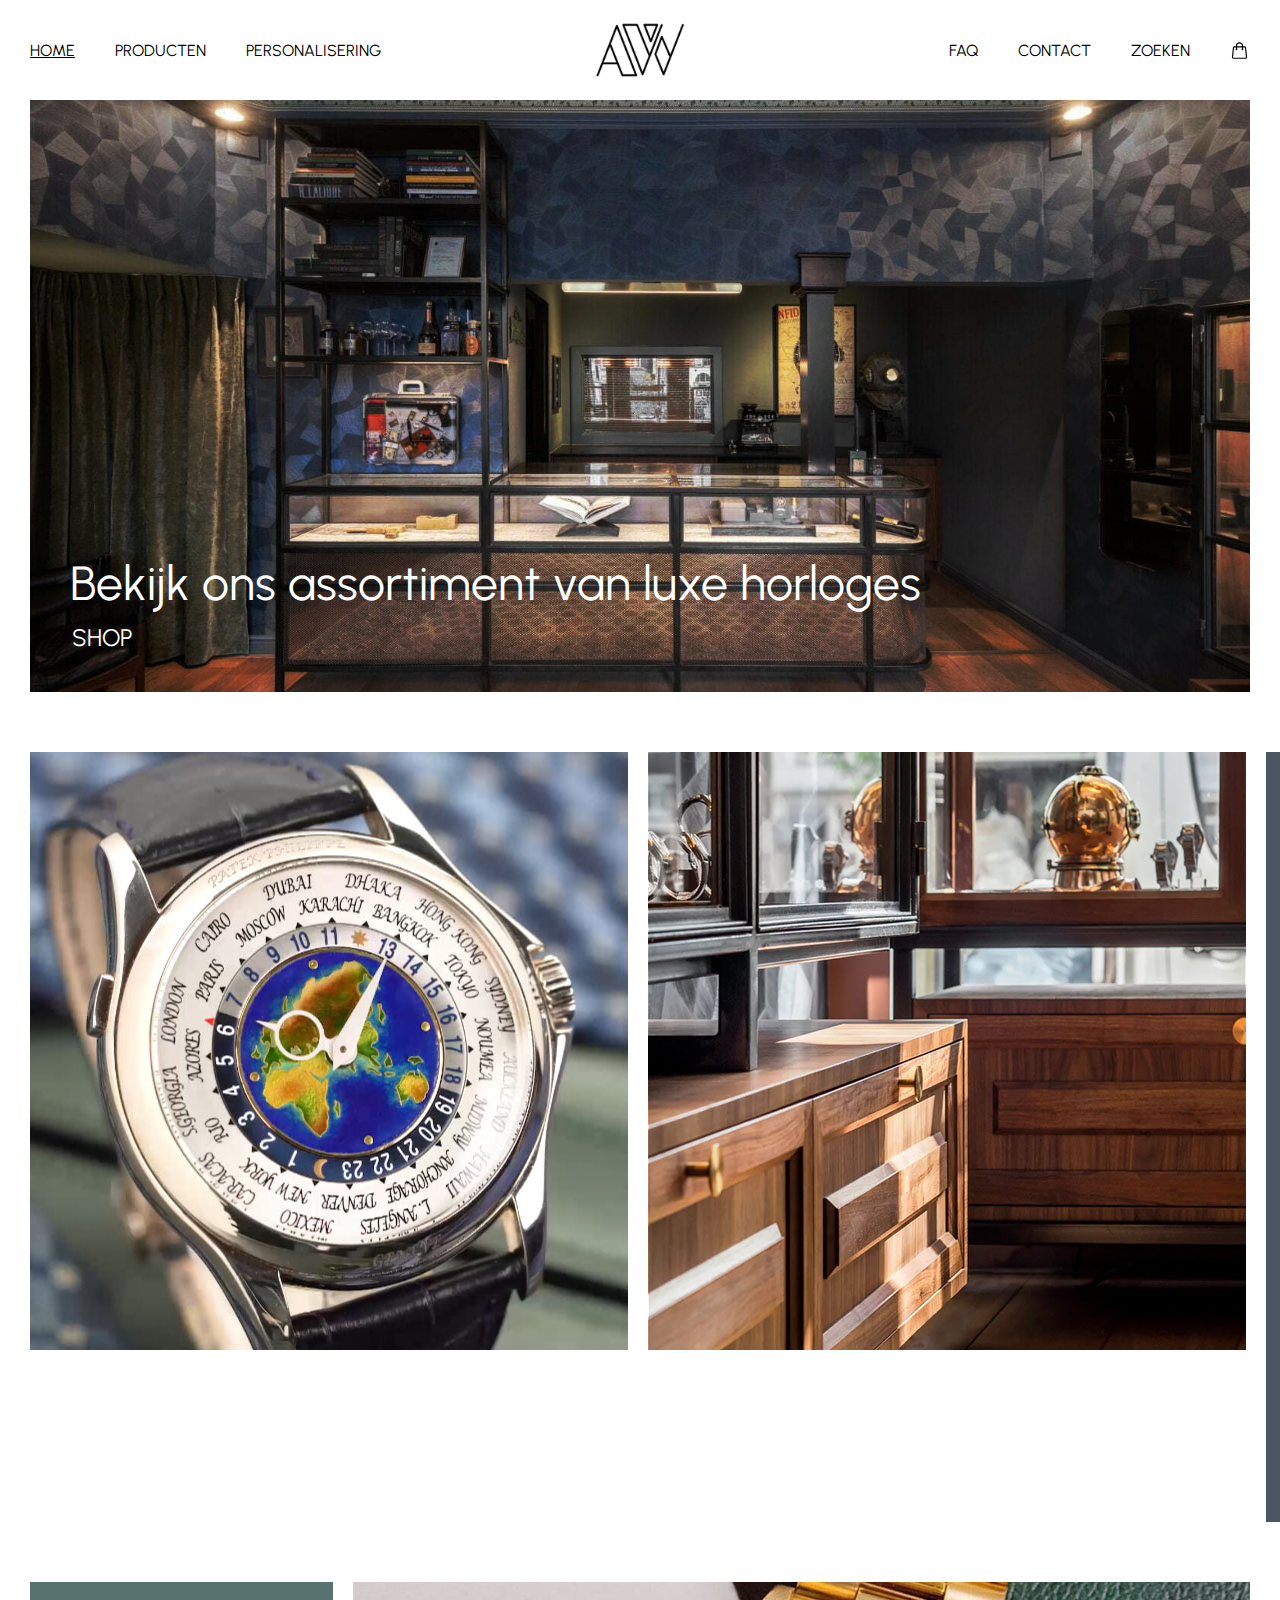
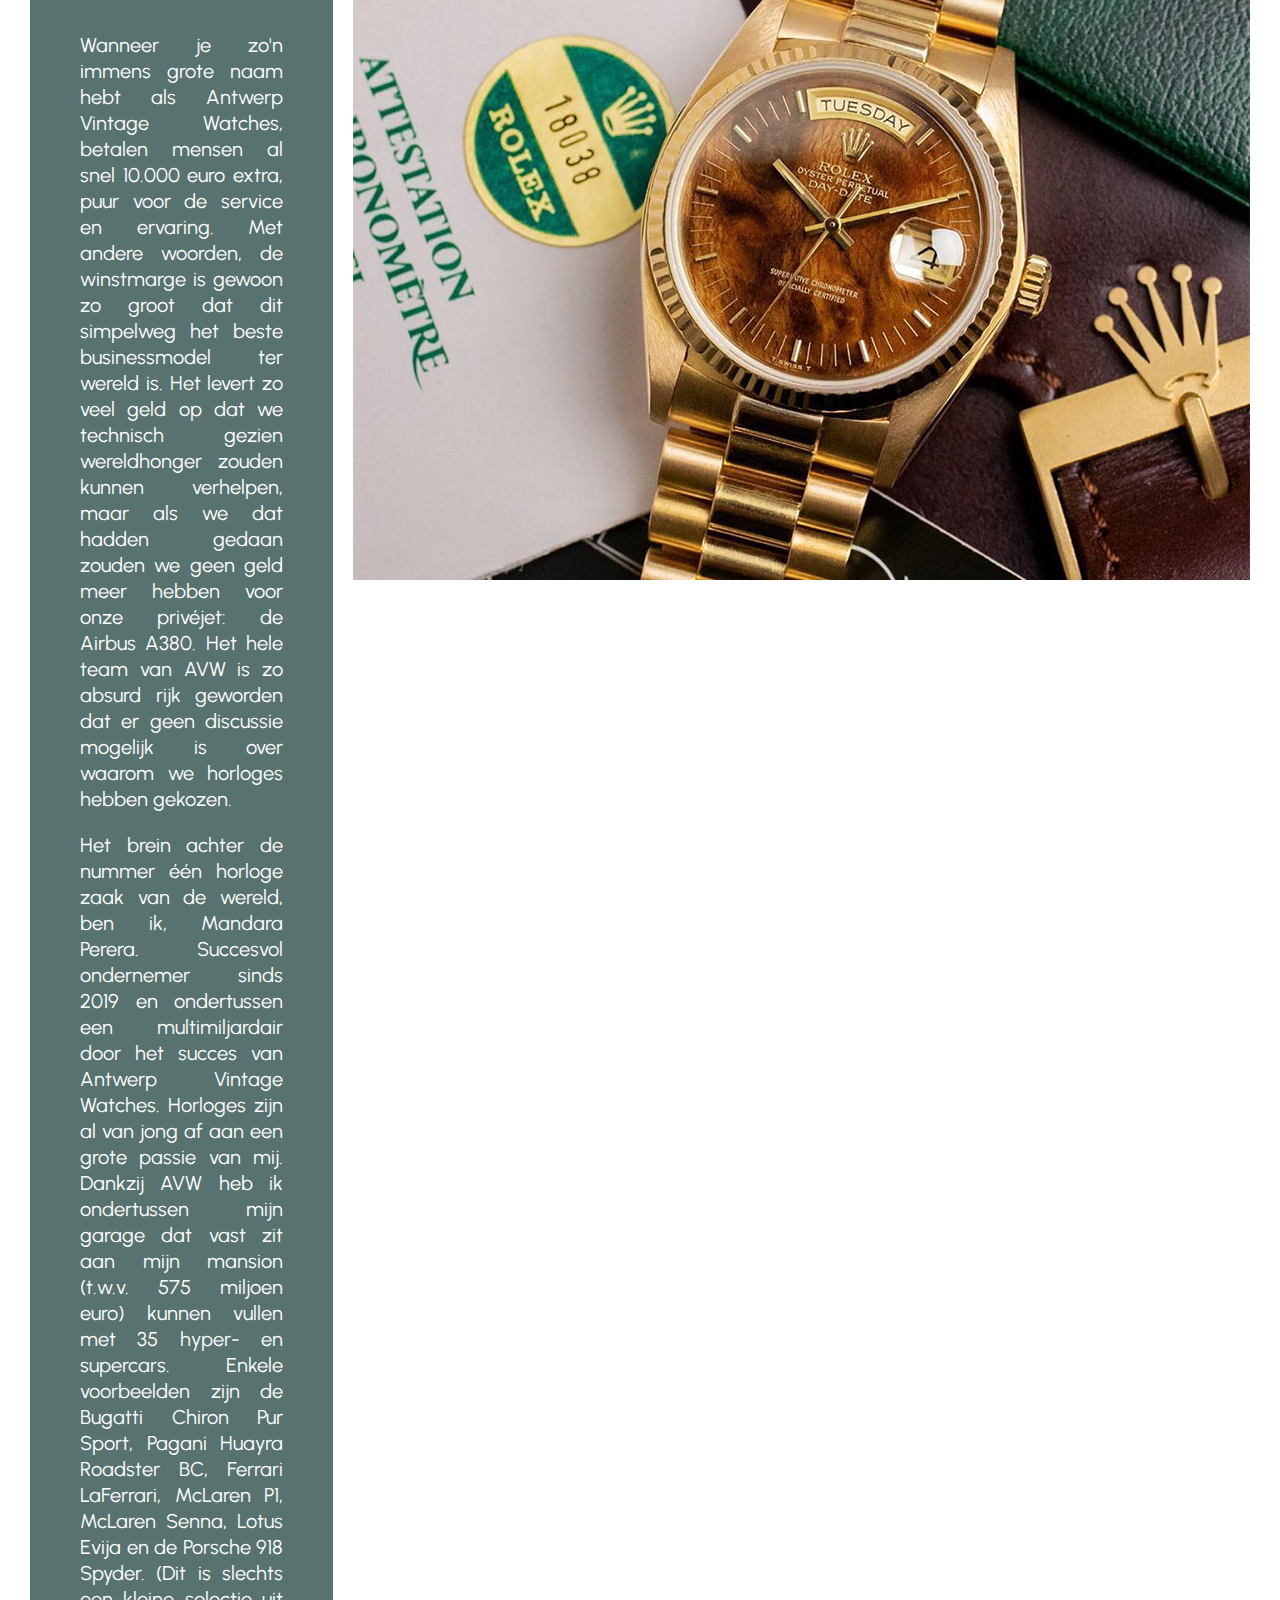
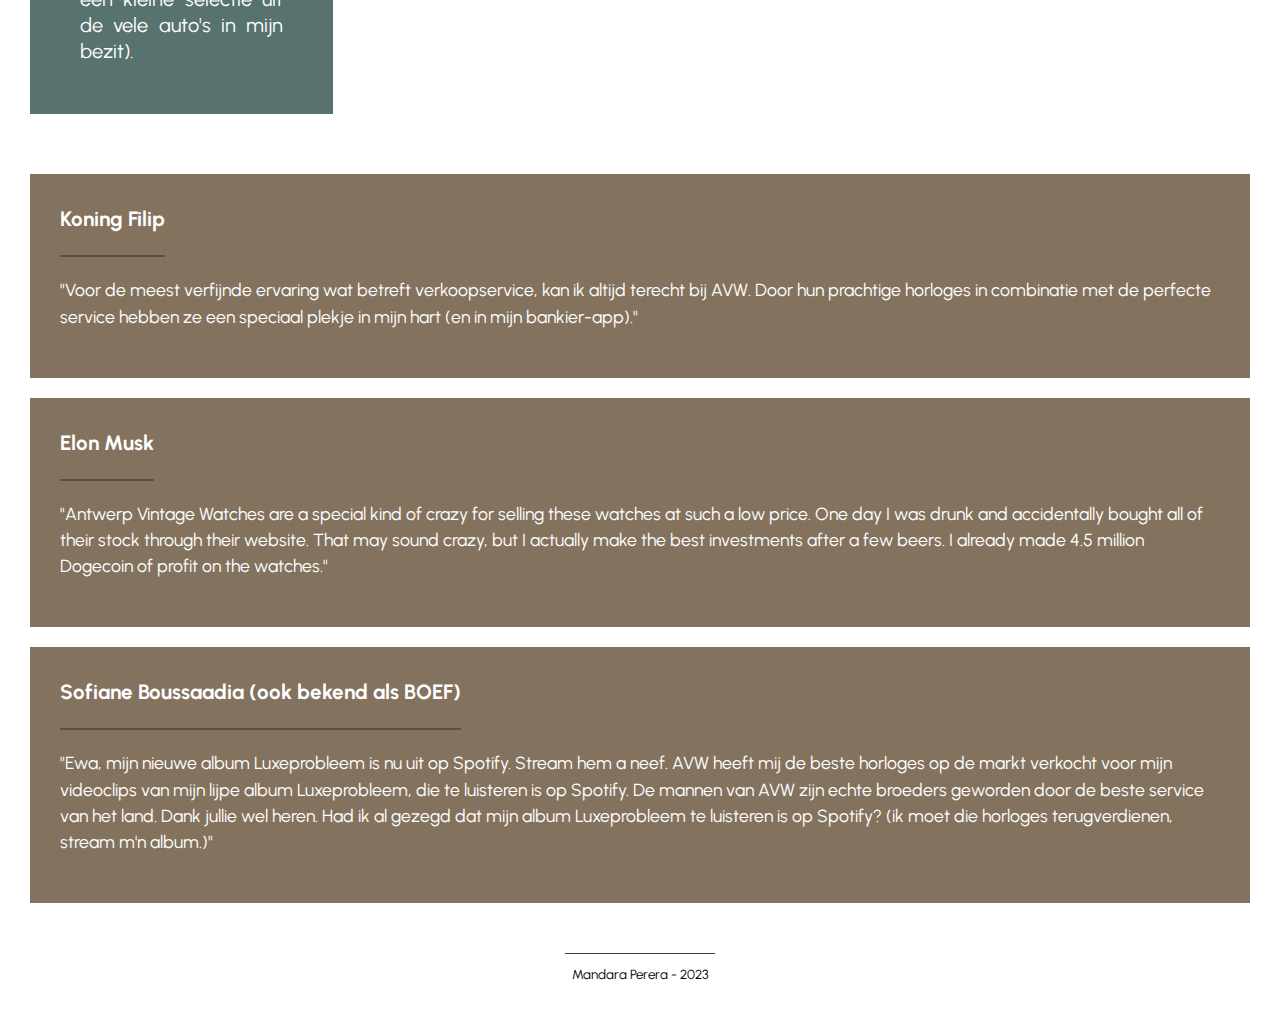
<file: index.html>
<!DOCTYPE html>
<html lang="nl">
<head>
    <meta charset="UTF-8">
    <link rel="stylesheet" href="css/site.css">
    <link rel="stylesheet" href="css/index.css">
    <title>Antwerp Vintage Watches</title>
</head>
<body>
<h1>Antwerp Vintage Watches</h1>
<header>
    <nav>
        <h2>Menu</h2>
        <ul class="navbar-left">
            <li class="navbar-item nav-left-item current-page"><a href="./index.html">home</a></li>
            <li class="navbar-item dropdown"><a href="html/producten.html">producten</a>
                <ul class="dropdown-content">
                    <li><a href="html/producten.html#rolex">Rolex</a></li>
                    <li><a href="html/producten.html#audemars-piguet">Audemars Piguet</a></li>
                    <li><a href="html/producten.html#patek-philippe">Patek Philippe</a></li>
                </ul>
            </li>
            <li class="navbar-item"><a href="html/personalisering.html">personalisering</a></li>
        </ul>
        <a href="./index.html" class="navbar-logo"><img src="media/AVW_Logo_256px.png" alt="AVW Logo"></a>
        <ul class="navbar-right">
            <li class="navbar-item"><a href="html/faq.html">faq</a></li>
            <li class="navbar-item"><a href="html/contact.html">contact</a></li>
            <li class="navbar-item"><a href="#">zoeken</a></li>
            <li class="navbar-item cart"><a href="#">
                <svg xmlns="http://www.w3.org/2000/svg" fill="none" viewBox="0 0 24 24" stroke-width="1.5"
                     stroke="currentColor">
                    <path stroke-linecap="round" stroke-linejoin="round"
                          d="M15.75 10.5V6a3.75 3.75 0 10-7.5 0v4.5m11.356-1.993l1.263 12c.07.665-.45 1.243-1.119 1.243H4.25a1.125 1.125 0 01-1.12-1.243l1.264-12A1.125 1.125 0 015.513 7.5h12.974c.576 0 1.059.435 1.119 1.007zM8.625 10.5a.375.375 0 11-.75 0 .375.375 0 01.75 0zm7.5 0a.375.375 0 11-.75 0 .375.375 0 01.75 0z"/>
                </svg>
            </a></li>
        </ul>
    </nav>
</header>
<main>
    <section class="hero">
        <h2>Main foto</h2>
        <div class="zoom-effect">
            <a href="html/producten.html"><img src="media/home/Home_Main_Banner.jpg" alt="Home Main Banner"></a>
        </div>
        <a href="html/producten.html" class="hero-title no-hover-color">Bekijk ons assortiment van luxe horloges</a>
        <a href="html/producten.html" class="hero-button no-hover-color">shop</a>
    </section>


    <section class="avw-description">
        <h2>AVW Beschrijving</h2>
        <aside>
            <h3>Sfeer foto horloge</h3>
            <div class="zoom-effect">
                <img src="media/home/Home_Patek.jpg" alt="Sfeer foto Patek Philippe">
            </div>
        </aside>
        <aside>
            <h3>Sfeer foto shop</h3>
            <div class="zoom-effect">
                <img src="media/home/Home_Store.jpg" alt="Sfeer foto Shop">
            </div>
        </aside>
        <article>
            <h3>Wat verkopen wij?</h3>
            <p>
                Bij Antwerp Vintage Watches verkopen we 's werelds meest exclusieve horloges. Van vintage horloges uit
                1885
                tot de moderne prachtstukken uit huidige jaren. Bij ons winkelen is niet enkel een aankoop, maar ook een
                onvergetelijke ervaring. U kunt via onze webshop de horloges bestellen en laten bezorgen, maar ook
                langskomen bij ons in de winkel voor de meest precieuze ervaring die u ooit zal hebben.
            </p>
            <button onclick="location.href='html/producten.html';">- Ontdek -</button>
        </article>
    </section>

    <section class="extra-info">
        <h2>AVW Extra info</h2>
        <section>
            <h3>Tekst</h3>
            <article>
                <h4>Waarom horloges?</h4>
                <p>
                    Wanneer je zo'n immens grote naam hebt als Antwerp Vintage Watches, betalen mensen al snel 10.000
                    euro extra, puur voor de service en ervaring. Met andere woorden, de winstmarge is gewoon zo groot
                    dat dit simpelweg het beste businessmodel ter wereld is. Het levert zo veel geld op dat we technisch
                    gezien wereldhonger zouden kunnen verhelpen, maar als we dat hadden gedaan zouden we geen geld meer
                    hebben voor onze privéjet: de Airbus A380. Het hele team van AVW is zo absurd rijk geworden dat er
                    geen discussie mogelijk is over waarom we horloges hebben gekozen.
                </p>
            </article>
            <article>
                <h4>Omschrijving van mijzelf</h4>
                <p>
                    Het brein achter de nummer één horloge zaak van de wereld, ben ik, Mandara Perera. Succesvol
                    ondernemer sinds 2019 en ondertussen een multimiljardair door het succes van Antwerp Vintage
                    Watches. Horloges zijn al van jong af aan een grote passie van mij. Dankzij AVW heb ik ondertussen
                    mijn garage dat vast zit aan mijn mansion (t.w.v. 575 miljoen euro) kunnen vullen met 35 hyper- en
                    supercars. Enkele voorbeelden zijn de Bugatti Chiron Pur Sport, Pagani Huayra Roadster BC, Ferrari
                    LaFerrari, McLaren P1, McLaren Senna, Lotus Evija en de Porsche 918 Spyder. (Dit is slechts een
                    kleine selectie uit de vele auto's in mijn bezit).
                </p>
            </article>
        </section>
        <aside>
            <h3>Sfeer foto Rolex</h3>
            <div class="extra-info-img zoom-effect">
                <img src="media/home/Home_Rolex.jpg" alt="Sfeer foto Rolex">
            </div>
        </aside>
    </section>

    <section class="testimonials">
        <h2>Testimonials</h2>
        <section>
            <blockquote>
                <h3 class="show">Koning Filip</h3>
                <p>
                    "Voor de meest verfijnde ervaring wat betreft verkoopservice, kan ik altijd terecht bij
                    AVW. Door hun prachtige horloges in combinatie met de perfecte service hebben ze een
                    speciaal plekje in mijn hart (en in mijn bankier-app)."
                </p>
            </blockquote>
        </section>
        <section class="middle">
            <blockquote>
                <h3 class="show">Elon Musk</h3>
                <p>
                    "Antwerp Vintage Watches are a special kind of crazy for selling these watches at such a low
                    price. One day I was drunk and accidentally bought all of their stock through their website.
                    That may sound crazy, but I actually make the best investments after a few beers. I already
                    made 4.5 million Dogecoin of profit on the watches."
                </p>
            </blockquote>
        </section>
        <section>
            <blockquote>
                <h3 class="show">Sofiane Boussaadia (ook bekend als BOEF)</h3>
                <p>
                    "Ewa, mijn nieuwe album Luxeprobleem is nu uit op Spotify. Stream hem a neef. AVW heeft mij
                    de beste horloges op de markt verkocht voor mijn videoclips van mijn lijpe album
                    Luxeprobleem, die te luisteren is op Spotify. De mannen van AVW zijn echte broeders geworden
                    door de beste service van het land. Dank jullie wel heren. Had ik al gezegd dat mijn album
                    Luxeprobleem te luisteren is op Spotify? (ik moet die horloges terugverdienen, stream m'n
                    album.)"
                </p>
            </blockquote>
        </section>
    </section>
</main>
<footer>
    <p><small>Mandara Perera - 2023</small></p>
</footer>
</body>
</html>
</file>
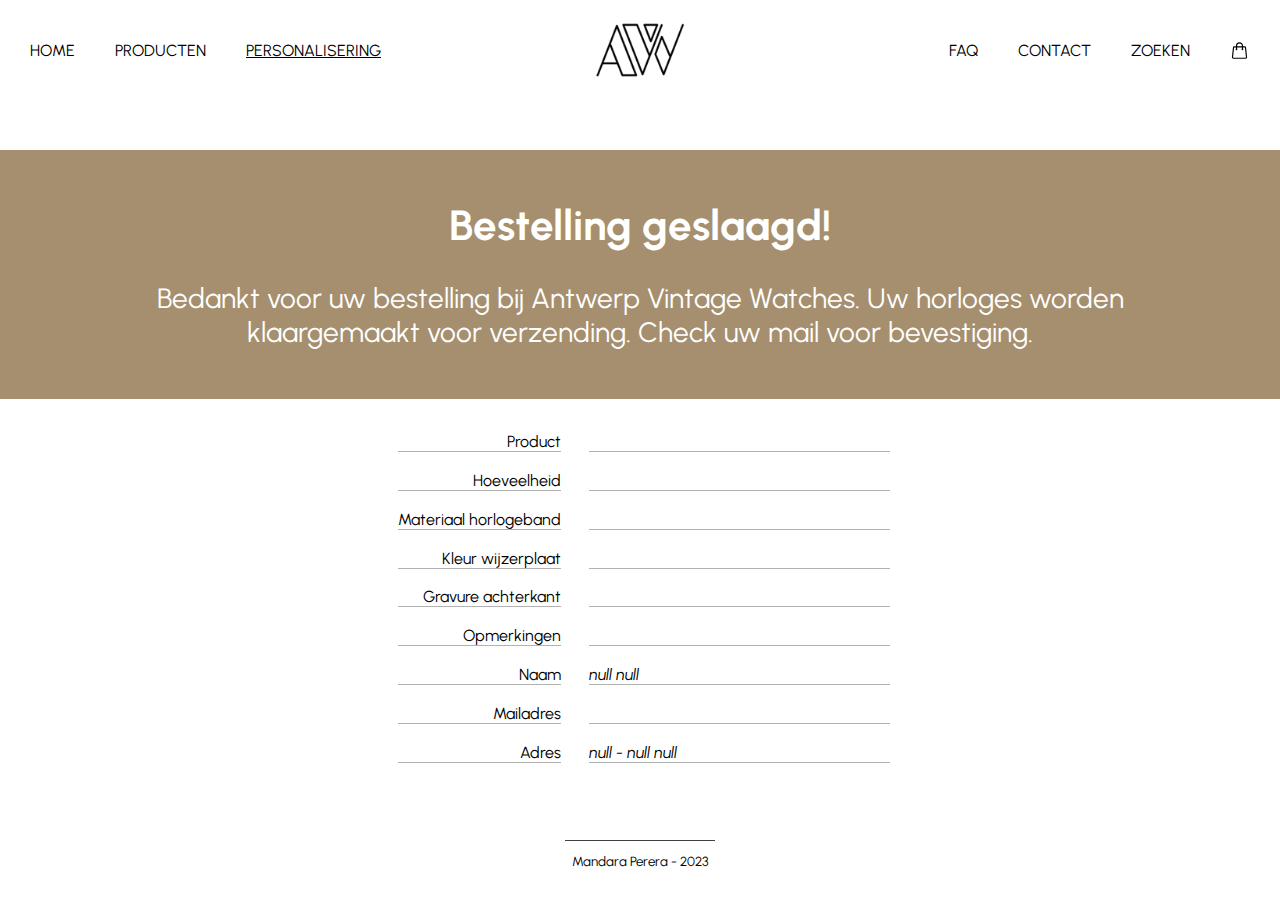
<file: html/bevestiging.html>
<!DOCTYPE html>
<html lang="nl">
<head>
    <meta charset="UTF-8">
    <link rel="stylesheet" href="../css/site.css">
    <link rel="stylesheet" href="../css/bevestiging.css">
    <script src="../js/dyn_data.js" defer></script>
    <script src="../js/dyn_result.js" defer></script>
    <script src="../js/form_result.js" defer></script>
    <title>Bevestiging</title>
</head>
<body>
<h1>Bevestiging</h1>
<header>
    <nav>
        <h2>Menu</h2>
        <ul class="navbar-left">
            <li class="navbar-item nav-left-item"><a href="../index.html">home</a></li>
            <li class="navbar-item dropdown"><a href="./producten.html">producten</a>
                <ul class="dropdown-content">
                    <li><a href="./producten.html#rolex">Rolex</a></li>
                    <li><a href="./producten.html#audemars-piguet">Audemars Piguet</a></li>
                    <li><a href="./producten.html#patek-philippe">Patek Philippe</a></li>
                </ul>
            </li>
            <li class="navbar-item current-page"><a href="./personalisering.html">personalisering</a></li>
        </ul>
        <a href="../index.html" class="navbar-logo"><img src="../media/AVW_Logo_256px.png" alt="AVW Logo"></a>
        <ul class="navbar-right">
            <li class="navbar-item"><a href="./faq.html">faq</a></li>
            <li class="navbar-item"><a href="./contact.html">contact</a></li>
            <li class="navbar-item"><a href="#">zoeken</a></li>
            <li class="navbar-item cart"><a href="#">
                <svg xmlns="http://www.w3.org/2000/svg" fill="none" viewBox="0 0 24 24" stroke-width="1.5"
                     stroke="currentColor">
                    <path stroke-linecap="round" stroke-linejoin="round"
                          d="M15.75 10.5V6a3.75 3.75 0 10-7.5 0v4.5m11.356-1.993l1.263 12c.07.665-.45 1.243-1.119 1.243H4.25a1.125 1.125 0 01-1.12-1.243l1.264-12A1.125 1.125 0 015.513 7.5h12.974c.576 0 1.059.435 1.119 1.007zM8.625 10.5a.375.375 0 11-.75 0 .375.375 0 01.75 0zm7.5 0a.375.375 0 11-.75 0 .375.375 0 01.75 0z"/>
                </svg>
            </a></li>
        </ul>
    </nav>
</header>
<main>
    <section class="bevestiging">
        <h2 class="show">Bestelling geslaagd!</h2>
        <p>Bedankt voor uw bestelling bij Antwerp Vintage Watches. Uw horloges worden klaargemaakt voor verzending.
            Check uw mail voor bevestiging.</p>
    </section>
    <div class="container">
        <section class="overzicht" id="overzicht">
            <h2>Overzicht</h2>
            <dl>
                <dt>Product</dt>
                <dd id="ov-product"></dd>

                <dt>Hoeveelheid</dt>
                <dd id="ov-amount"></dd>

                <dt>Materiaal horlogeband</dt>
                <dd id="ov-strap"></dd>

                <dt>Kleur wijzerplaat</dt>
                <dd id="ov-dial"></dd>

                <dt>Gravure achterkant</dt>
                <dd id="ov-gravure"></dd>

                <dt>Opmerkingen</dt>
                <dd id="ov-notes"></dd>

                <dt>Naam</dt>
                <dd id="ov-name"></dd>

                <dt>Mailadres</dt>
                <dd id="ov-email"></dd>

                <dt>Adres</dt>
                <dd id="ov-adres"></dd>
            </dl>
        </section>
    </div>
</main>
<footer>
    <p><small>Mandara Perera - 2023</small></p>
</footer>
</body>
</html>
</file>
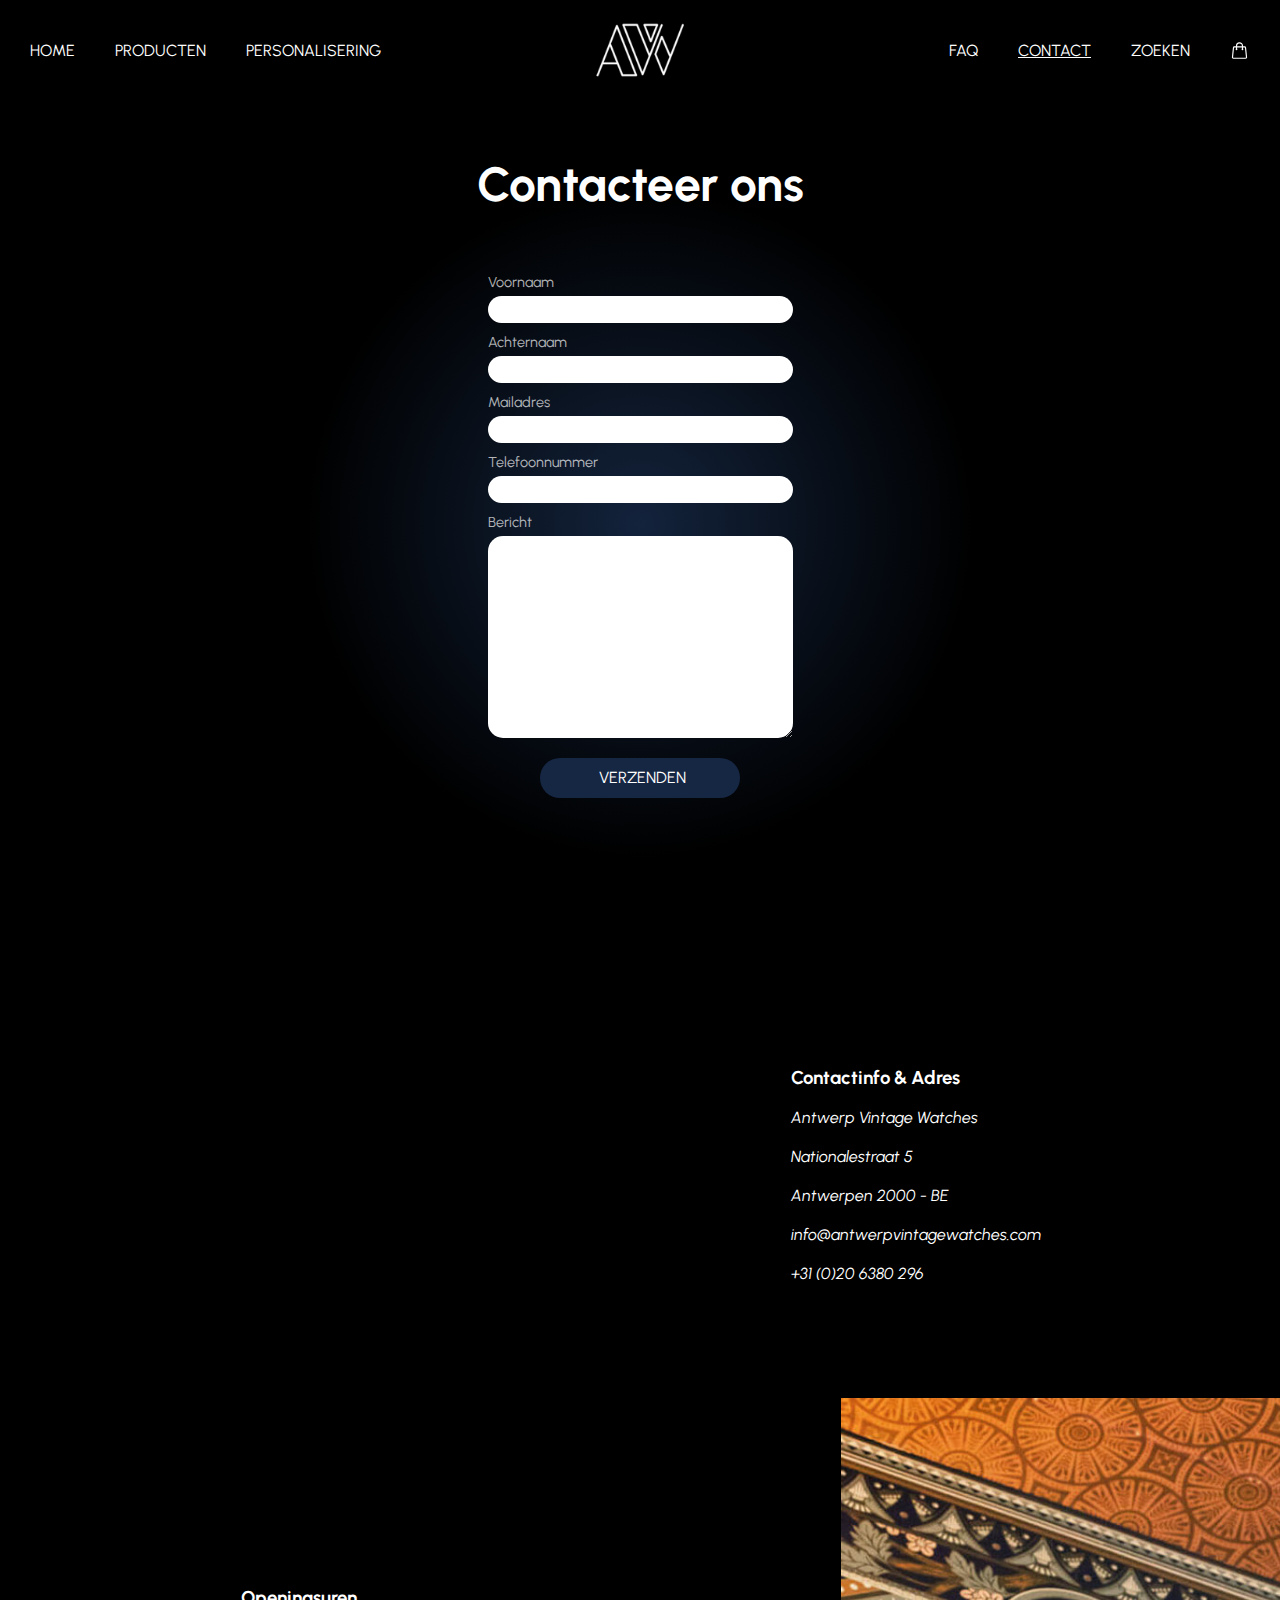
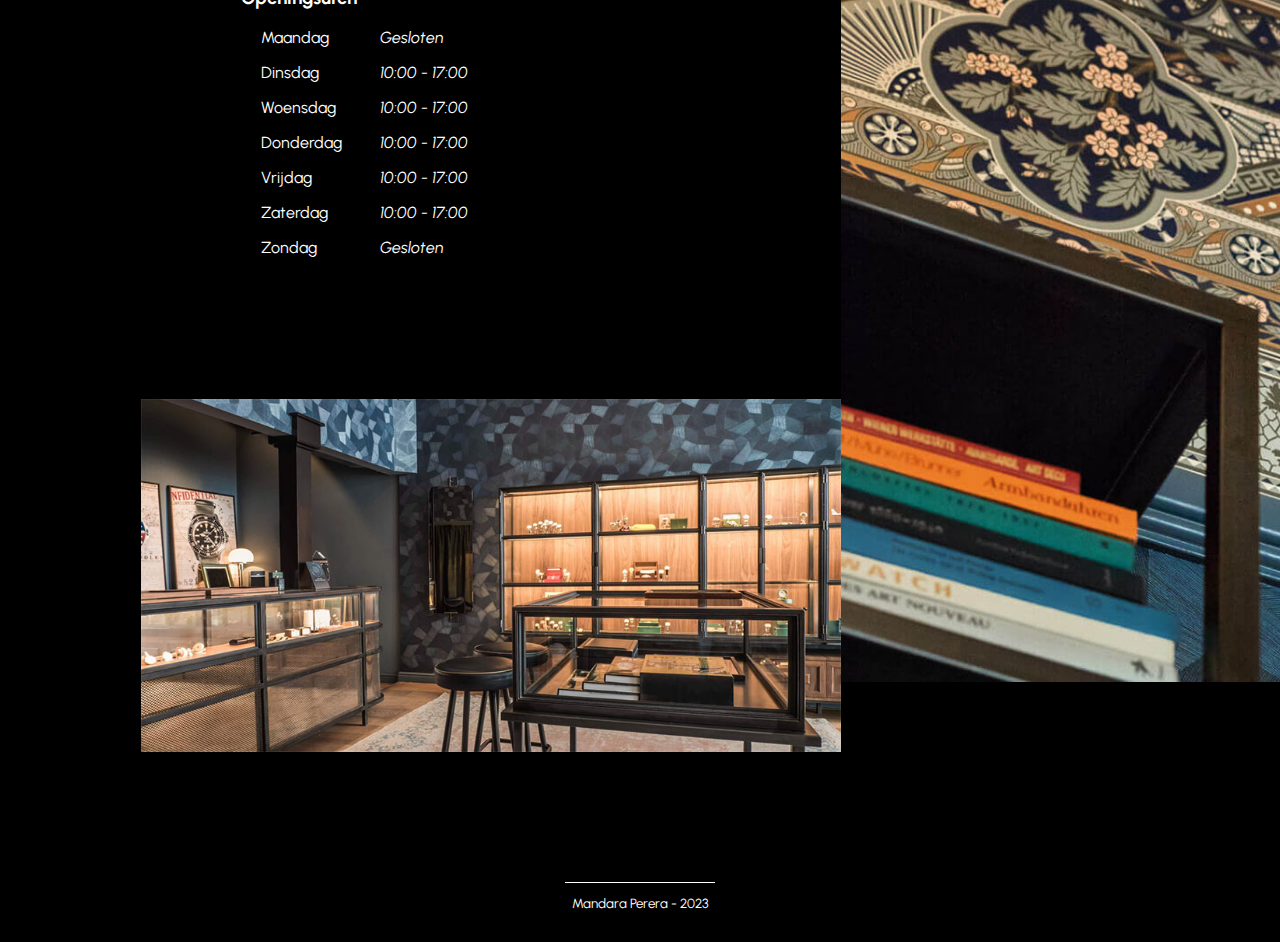
<file: html/contact.html>
<!DOCTYPE html>
<html lang="nl">
<head>
    <meta charset="UTF-8">
    <link rel="stylesheet" href="../css/site.css">
    <link rel="stylesheet" href="../css/black-page.css">
    <link rel="stylesheet" href="../css/contact.css">
    <title>Contact</title>
</head>
<body>
<h1>Contact</h1>
<header>
    <nav>
        <h2>Menu</h2>
        <ul class="navbar-left">
            <li class="navbar-item nav-left-item"><a href="../index.html">home</a></li>
            <li class="navbar-item dropdown"><a href="./producten.html">producten</a>
                <ul class="dropdown-content">
                    <li><a href="./producten.html#rolex">Rolex</a></li>
                    <li><a href="./producten.html#audemars-piguet">Audemars Piguet</a></li>
                    <li><a href="./producten.html#patek-philippe">Patek Philippe</a></li>
                </ul>
            </li>
            <li class="navbar-item"><a href="./personalisering.html">personalisering</a></li>
        </ul>
        <a href="../index.html" class="navbar-logo"><img src="../media/AVW_Logo_256px_white.png" alt="AVW Logo"></a>
        <ul class="navbar-right">
            <li class="navbar-item"><a href="./faq.html">faq</a></li>
            <li class="navbar-item  current-page"><a href="./contact.html">contact</a></li>
            <li class="navbar-item"><a href="#">zoeken</a></li>
            <li class="navbar-item cart"><a href="#">
                <svg xmlns="http://www.w3.org/2000/svg" fill="none" viewBox="0 0 24 24" stroke-width="1.5"
                     stroke="currentColor">
                    <path stroke-linecap="round" stroke-linejoin="round"
                          d="M15.75 10.5V6a3.75 3.75 0 10-7.5 0v4.5m11.356-1.993l1.263 12c.07.665-.45 1.243-1.119 1.243H4.25a1.125 1.125 0 01-1.12-1.243l1.264-12A1.125 1.125 0 015.513 7.5h12.974c.576 0 1.059.435 1.119 1.007zM8.625 10.5a.375.375 0 11-.75 0 .375.375 0 01.75 0zm7.5 0a.375.375 0 11-.75 0 .375.375 0 01.75 0z"/>
                </svg>
            </a></li>
        </ul>
    </nav>
</header>
<main>
    <section class="contact-form">
        <h2 class="show">Contacteer ons</h2>
        <form>
            <label for="f-name">Voornaam</label>
            <input type="text" id="f-name" name="f-name" class="text-field">

            <label for="l-name">Achternaam</label>
            <input type="text" id="l-name" name="f-name" class="text-field">

            <label for="email">Mailadres</label>
            <input type="email" id="email" name="email" pattern="^*@\.[a-z]$" class="text-field">

            <label for="nummer">Telefoonnummer</label>
            <input type="tel" id="nummer" name="nummer" pattern="^0?[1-9][0-9]{7,8}$" class="text-field">

            <label for="message">Bericht</label>
            <textarea id="message" name="message" rows="10" cols="30"></textarea>

            <input type="submit" value="Verzenden" class="submit">
        </form>
    </section>

    <section class="contact-info">
        <h2>contact-info</h2>
        <section class="map">
            <h3>Map</h3>
            <iframe src="https://www.google.com/maps/embed?pb=!1m18!1m12!1m3!1d2499.0464983228476!2d4.398606415969979!3d51.21821907958857!2m3!1f0!2f0!3f0!3m2!1i1024!2i768!4f13.1!3m3!1m2!1s0x47c3f6f6d8b6d7e3%3A0xa5d48056daaf69cc!2sNationalestraat%205%2C%202000%20Antwerpen!5e0!3m2!1snl!2sbe!4v1678352183957!5m2!1snl!2sbe"
                    width="600" height="450" style="border:0;" allowfullscreen="" loading="lazy"
                    referrerpolicy="no-referrer-when-downgrade"></iframe>
        </section>

        <section class="address">
            <h3 class="show">Contactinfo & Adres</h3>
            <address>
                <p>Antwerp Vintage Watches</p>
                <p>Nationalestraat 5</p>
                <p>Antwerpen 2000 - BE</p>

                <a href="mailto:info@antwerpvintagewatches.com">info@antwerpvintagewatches.com</a>
                <a href="tel:+31(0)206380296">+31 (0)20 6380 296</a>
            </address>
        </section>

        <section class="uren">
            <h3 class="show">Openingsuren</h3>
            <dl>
                <dt>Maandag</dt>
                <dd>Gesloten</dd>

                <dt>Dinsdag</dt>
                <dd>10:00 - 17:00</dd>

                <dt>Woensdag</dt>
                <dd>10:00 - 17:00</dd>

                <dt>Donderdag</dt>
                <dd>10:00 - 17:00</dd>

                <dt>Vrijdag</dt>
                <dd>10:00 - 17:00</dd>

                <dt>Zaterdag</dt>
                <dd>10:00 - 17:00</dd>

                <dt>Zondag</dt>
                <dd>Gesloten</dd>
            </dl>
        </section>

        <aside class="zoom-effect">
            <h3>Sfeer foto Shop Main</h3>
            <img src="../media/contact/contact_shop_main.jpg" alt="Sfeer Foto Shop Shelf">
        </aside>

        <aside class="zoom-effect">
            <h3>Sfeer foto Shop Shelf</h3>
            <img src="../media/contact/contact_shop_shelf.jpg" alt="Sfeer Foto Shop Shelf">
        </aside>
    </section>
</main>
<footer>
    <p><small>Mandara Perera - 2023</small></p>
</footer>
</body>
</html>
</file>
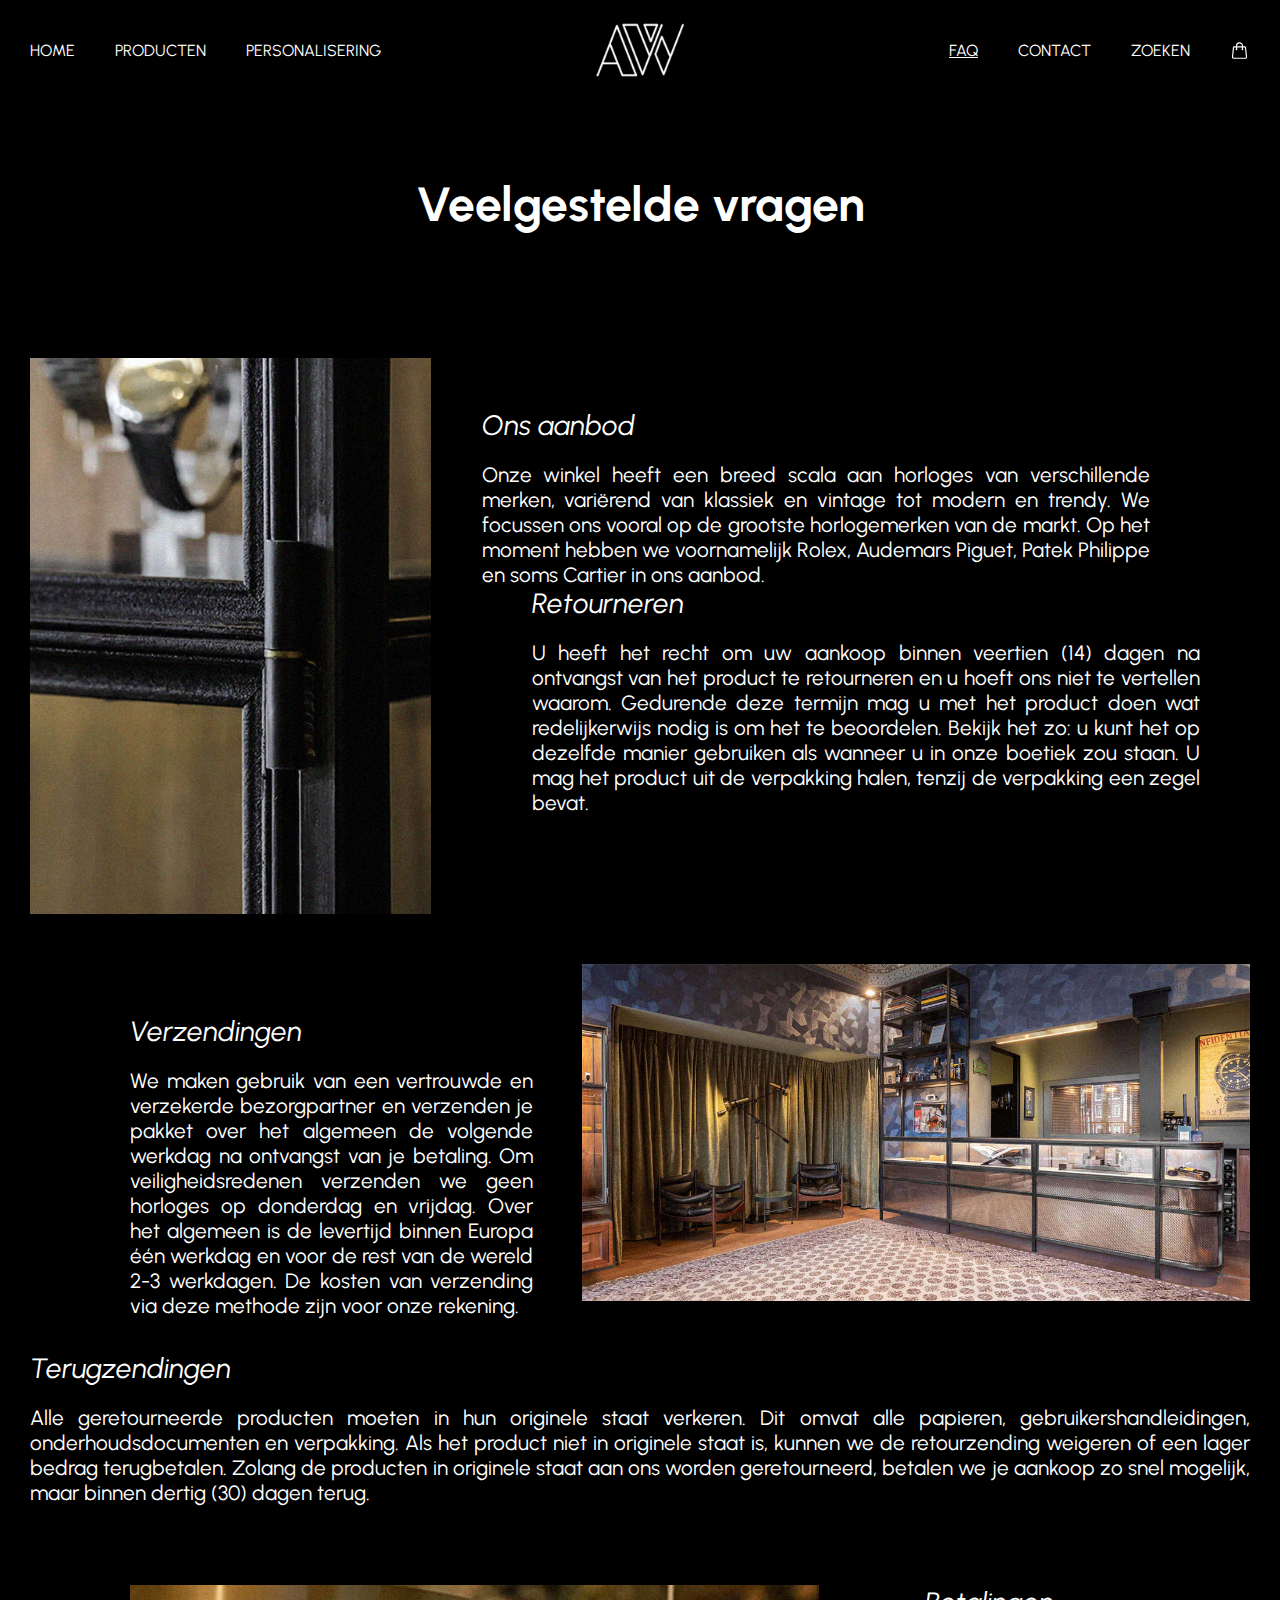
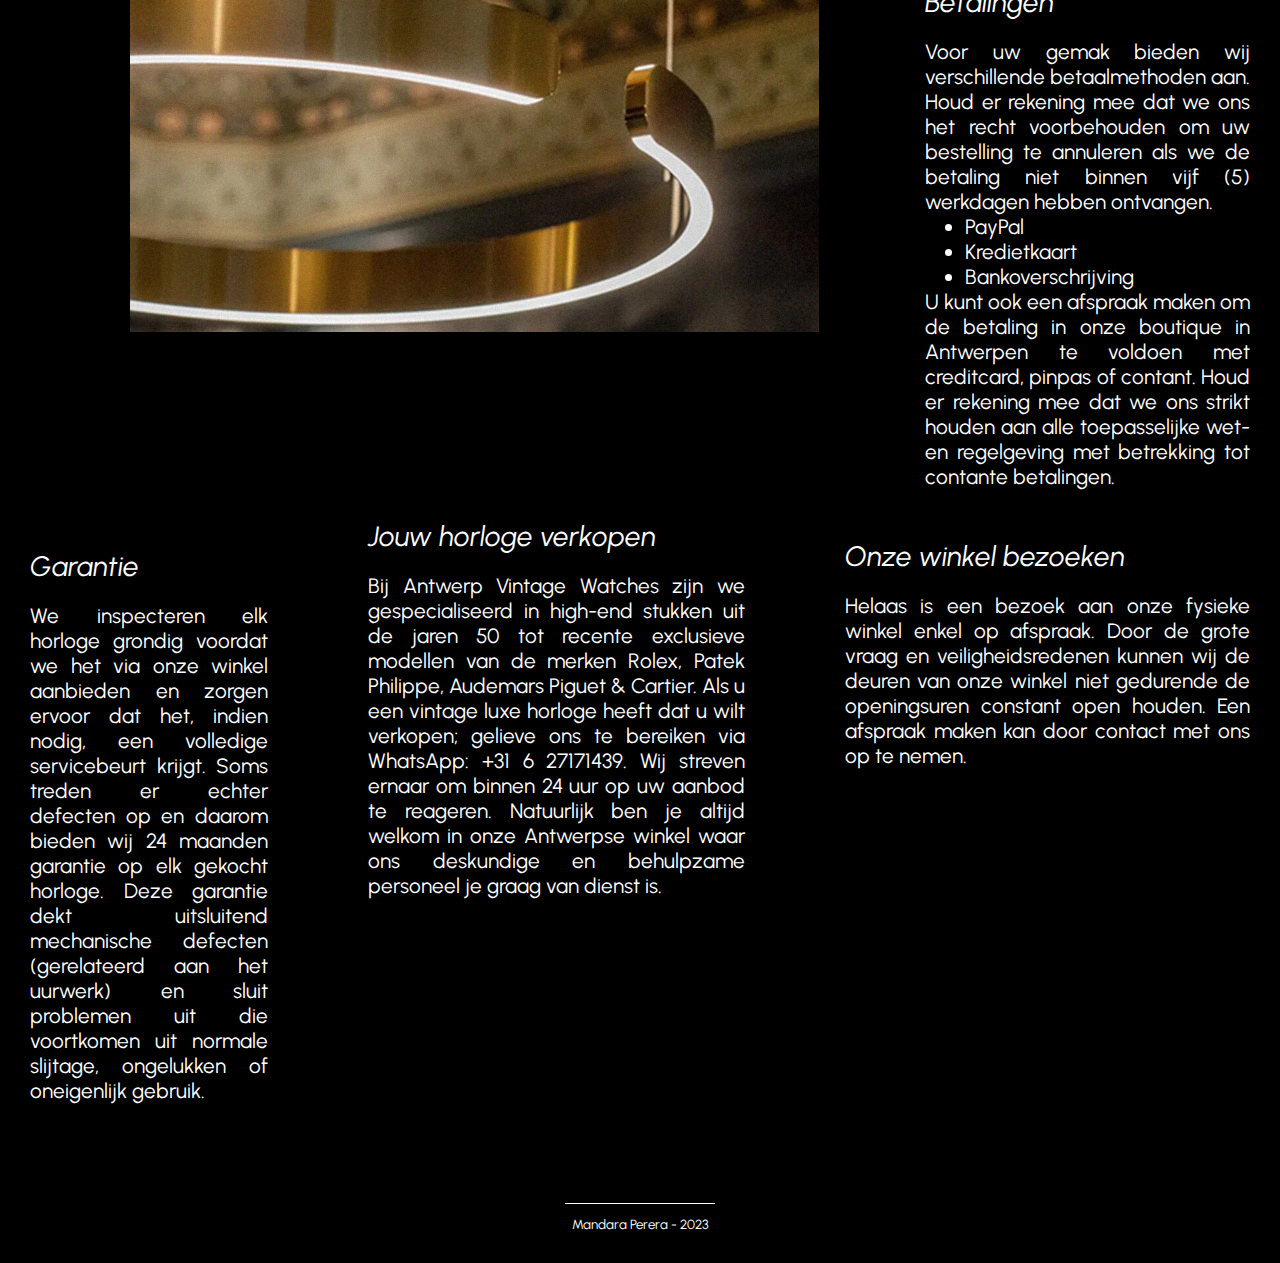
<file: html/faq.html>
<!DOCTYPE html>
<html lang="nl">
<head>
    <meta charset="UTF-8">
    <link rel="stylesheet" href="../css/site.css">
    <link rel="stylesheet" href="../css/black-page.css">
    <link rel="stylesheet" href="../css/faq.css">
    <title>FAQ</title>
</head>
<body>
<h1>Veelgestelde vragen</h1>
<header>
    <nav>
        <h2>Menu</h2>
        <ul class="navbar-left">
            <li class="navbar-item nav-left-item"><a href="../index.html">home</a></li>
            <li class="navbar-item dropdown"><a href="./producten.html">producten</a>
                <ul class="dropdown-content">
                    <li><a href="./producten.html#rolex">Rolex</a></li>
                    <li><a href="./producten.html#audemars-piguet">Audemars Piguet</a></li>
                    <li><a href="./producten.html#patek-philippe">Patek Philippe</a></li>
                </ul>
            </li>
            <li class="navbar-item"><a href="./personalisering.html">personalisering</a></li>
        </ul>
        <a href="../index.html" class="navbar-logo"><img src="../media/AVW_Logo_256px_white.png" alt="AVW Logo"></a>
        <ul class="navbar-right">
            <li class="navbar-item current-page"><a href="./faq.html">faq</a></li>
            <li class="navbar-item"><a href="./contact.html">contact</a></li>
            <li class="navbar-item"><a href="#">zoeken</a></li>
            <li class="navbar-item cart"><a href="#">
                <svg xmlns="http://www.w3.org/2000/svg" fill="none" viewBox="0 0 24 24" stroke-width="1.5"
                     stroke="currentColor">
                    <path stroke-linecap="round" stroke-linejoin="round"
                          d="M15.75 10.5V6a3.75 3.75 0 10-7.5 0v4.5m11.356-1.993l1.263 12c.07.665-.45 1.243-1.119 1.243H4.25a1.125 1.125 0 01-1.12-1.243l1.264-12A1.125 1.125 0 015.513 7.5h12.974c.576 0 1.059.435 1.119 1.007zM8.625 10.5a.375.375 0 11-.75 0 .375.375 0 01.75 0zm7.5 0a.375.375 0 11-.75 0 .375.375 0 01.75 0z"/>
                </svg>
            </a></li>
        </ul>
    </nav>
</header>
<main>
    <section class="vragen">
        <h2 class="show">Veelgestelde vragen</h2>
        <dl>
            <div class="v1">
                <dt>Ons aanbod</dt>
                <dd>
                    Onze winkel heeft een breed scala aan horloges van verschillende merken, variërend van klassiek en
                    vintage tot modern en trendy. We focussen ons vooral op de grootste horlogemerken van de markt. Op
                    het moment hebben we voornamelijk Rolex, Audemars Piguet, Patek Philippe en soms Cartier in ons
                    aanbod.
                </dd>
            </div>

            <div class="v2">
                <dt>Retourneren</dt>
                <dd>
                    U heeft het recht om uw aankoop binnen veertien (14) dagen na ontvangst van het product te
                    retourneren
                    en u hoeft ons niet te vertellen waarom. Gedurende deze termijn mag u met het product doen wat
                    redelijkerwijs nodig is om het te beoordelen. Bekijk het zo: u kunt het op dezelfde manier gebruiken
                    als
                    wanneer u in onze boetiek zou staan. U mag het product uit de verpakking halen, tenzij de verpakking
                    een
                    zegel bevat.
                </dd>
            </div>

            <div class="v3">
                <dt>Verzendingen</dt>
                <dd>
                    We maken gebruik van een vertrouwde en verzekerde bezorgpartner en verzenden je pakket over het
                    algemeen
                    de volgende werkdag na ontvangst van je betaling. Om veiligheidsredenen verzenden we geen horloges
                    op
                    donderdag en vrijdag.

                    Over het algemeen is de levertijd binnen Europa één werkdag en voor de rest van de wereld 2-3
                    werkdagen.
                    De kosten van verzending via deze methode zijn voor onze rekening.
                </dd>
            </div>

            <div class="v4">
                <dt>Terugzendingen</dt>
                <dd>
                    Alle geretourneerde producten moeten in hun originele staat verkeren. Dit omvat alle papieren,
                    gebruikershandleidingen, onderhoudsdocumenten en verpakking. Als het product niet in originele staat
                    is,
                    kunnen we de retourzending weigeren of een lager bedrag terugbetalen.

                    Zolang de producten in originele staat aan ons worden geretourneerd, betalen we je aankoop zo snel
                    mogelijk, maar binnen dertig (30) dagen terug.
                </dd>
            </div>

            <div class="v5">
                <dt>Betalingen</dt>
                <dd>
                    Voor uw gemak bieden wij verschillende betaalmethoden aan. Houd er rekening mee dat we ons het recht
                    voorbehouden om uw bestelling te annuleren als we de betaling niet binnen vijf (5) werkdagen hebben
                    ontvangen.
                    <ul>
                        <li>PayPal</li>
                        <li>Kredietkaart</li>
                        <li>Bankoverschrijving</li>
                    </ul>
                    U kunt ook een afspraak maken om de betaling in onze boutique in Antwerpen te voldoen met
                    creditcard,
                    pinpas of contant. Houd er rekening mee dat we ons strikt houden aan alle toepasselijke wet- en
                    regelgeving met betrekking tot contante betalingen.
                </dd>
            </div>

            <div class="v6">
                <dt>Garantie</dt>
                <dd>
                    We inspecteren elk horloge grondig voordat we het via onze winkel aanbieden en zorgen ervoor dat
                    het,
                    indien nodig, een volledige servicebeurt krijgt. Soms treden er echter defecten op en daarom bieden
                    wij
                    24 maanden garantie op elk gekocht horloge. Deze garantie dekt uitsluitend mechanische defecten
                    (gerelateerd aan het uurwerk) en sluit problemen uit die voortkomen uit normale slijtage, ongelukken
                    of
                    oneigenlijk gebruik.
                </dd>
            </div>

            <div class="v7">
                <dt>Jouw horloge verkopen</dt>
                <dd>
                    Bij Antwerp Vintage Watches zijn we gespecialiseerd in high-end stukken uit de jaren 50 tot recente
                    exclusieve modellen van de merken Rolex, Patek Philippe, Audemars Piguet & Cartier. Als u een
                    vintage
                    luxe horloge heeft dat u wilt verkopen; gelieve ons te bereiken via WhatsApp: +31 6 27171439.

                    Wij streven ernaar om binnen 24 uur op uw aanbod te reageren. Natuurlijk ben je altijd welkom in
                    onze
                    Antwerpse winkel waar ons deskundige en behulpzame personeel je graag van dienst is.
                </dd>
            </div>

            <div class="v8">
                <dt>Onze winkel bezoeken</dt>
                <dd>
                    Helaas is een bezoek aan onze fysieke winkel enkel op afspraak. Door de grote vraag en
                    veiligheidsredenen kunnen wij de deuren van onze winkel niet gedurende de openingsuren constant open
                    houden. Een afspraak maken kan door <a href="./contact.html">contact</a> met ons op te nemen.
                </dd>
            </div>
        </dl>

        <aside class="f1 zoom-effect">
            <h3>Sfeer Foto Shop Shelf</h3>
            <img src="../media/faq/faq_shop_shelf.jpg" alt="FAQ Sfeer Foto Shop Shelf">
        </aside>

        <aside class="f2 zoom-effect">
            <h3>Sfeer Foto Shop Main</h3>
            <img src="../media/faq/faq_shop_main.jpg" alt="FAQ Sfeer Foto Shop Main">
        </aside>

        <aside class="f3 zoom-effect">
            <h3>Sfeer Foto Shop Lamp</h3>
            <img src="../media/faq/faq_shop_lamp.jpg" alt="FAQ Sfeer Foto Shop Lamp">
        </aside>
    </section>
</main>
<footer>
    <p><small>Mandara Perera - 2023</small></p>
</footer>
</body>
</html>
</file>
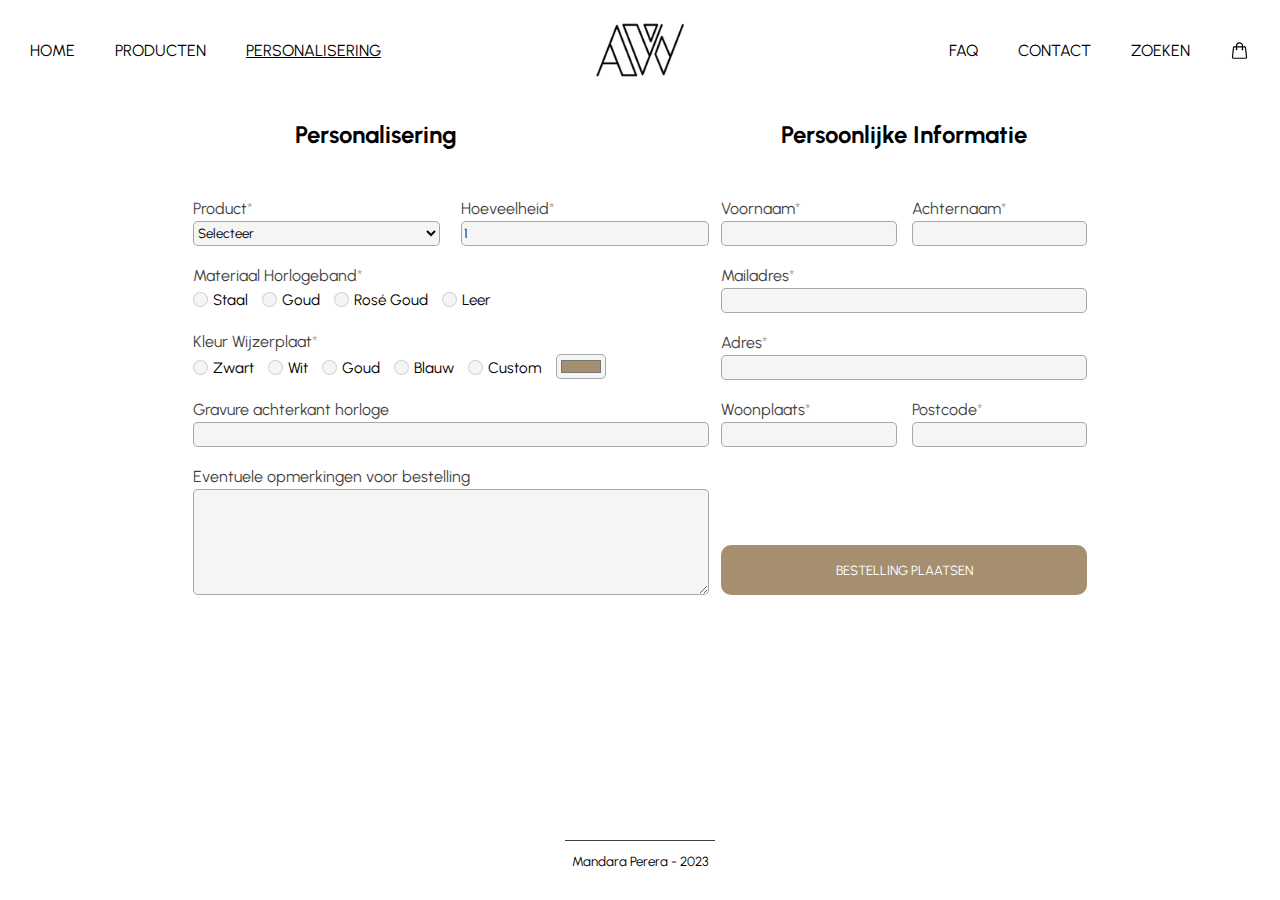
<file: html/personalisering.html>
<!DOCTYPE html>
<html lang="nl">
<head>
    <meta charset="UTF-8">
    <link rel="stylesheet" href="../css/site.css">
    <link rel="stylesheet" href="../css/personalisering.css">
    <script src="../js/dyn_data.js" defer></script>
    <script src="../js/dyn_form.js" defer></script>
    <script src="../js/form_validation.js" defer></script>
    <title>Personalisering</title>
</head>
<body>
<h1>Personalisering</h1>
<header>
    <nav>
        <h2>Menu</h2>
        <ul class="navbar-left">
            <li class="navbar-item nav-left-item"><a href="../index.html">home</a></li>
            <li class="navbar-item dropdown"><a href="./producten.html">producten</a>
                <ul class="dropdown-content">
                    <li><a href="./producten.html#rolex">Rolex</a></li>
                    <li><a href="./producten.html#audemars-piguet">Audemars Piguet</a></li>
                    <li><a href="./producten.html#patek-philippe">Patek Philippe</a></li>
                </ul>
            </li>
            <li class="navbar-item current-page"><a href="./personalisering.html">personalisering</a></li>
        </ul>
        <a href="../index.html" class="navbar-logo"><img src="../media/AVW_Logo_256px.png" alt="AVW Logo"></a>
        <ul class="navbar-right">
            <li class="navbar-item"><a href="./faq.html">faq</a></li>
            <li class="navbar-item"><a href="./contact.html">contact</a></li>
            <li class="navbar-item"><a href="#">zoeken</a></li>
            <li class="navbar-item cart"><a href="#">
                <svg xmlns="http://www.w3.org/2000/svg" fill="none" viewBox="0 0 24 24" stroke-width="1.5"
                     stroke="currentColor">
                    <path stroke-linecap="round" stroke-linejoin="round"
                          d="M15.75 10.5V6a3.75 3.75 0 10-7.5 0v4.5m11.356-1.993l1.263 12c.07.665-.45 1.243-1.119 1.243H4.25a1.125 1.125 0 01-1.12-1.243l1.264-12A1.125 1.125 0 015.513 7.5h12.974c.576 0 1.059.435 1.119 1.007zM8.625 10.5a.375.375 0 11-.75 0 .375.375 0 01.75 0zm7.5 0a.375.375 0 11-.75 0 .375.375 0 01.75 0z"/>
                </svg>
            </a></li>
        </ul>
    </nav>
</header>
<main>
    <form action="./bevestiging.html" method="get">
        <section class="personalisering">
            <h2 class="show">Personalisering</h2>
            <fieldset>
                <div class="product-amount">
                    <div class="product">
                        <label for="product" class="label-styling">Product<span class="required">*</span></label>
                        <select id="product" name="product" class="input-styling" required>
                            <option value="">Selecteer</option>
                        </select>
                    </div>
                    <div class="amount">
                        <label for="amount" class="label-styling">Hoeveelheid<span class="required">*</span></label>
                        <input type="number" id="amount" name="amount" class="input-styling" value="1" min="1" max="10"
                               required>
                    </div>
                </div>

                <section class="materiaal-horlogeband">
                    <h3 class="show label-styling">Materiaal Horlogeband<span class="required">*</span></h3>
                    <label for=staal>
                        <input name="materiaal-horlogeband" type="radio" id="staal" value="Staal" required>
                        <span>Staal</span>
                    </label>
                    <label for="band-goud">
                        <input name="materiaal-horlogeband" type="radio" id="band-goud" value="Goud">
                        <span>Goud</span>
                    </label>
                    <label for="rose-goud">
                        <input name="materiaal-horlogeband" type="radio" id="rose-goud" value="Rosé Goud">
                        <span>Rosé Goud</span>
                    </label>
                    <label for="leer">
                        <input name="materiaal-horlogeband" type="radio" id="leer" value="Leer">
                        <span>Leer</span>
                    </label>
                </section>

                <section class="kleur-wijzerplaat">
                    <h3 class="show label-styling">Kleur Wijzerplaat<span class="required">*</span></h3>
                    <label for=zwart>
                        <input name="kleur-wijzerplaat" type="radio" id="zwart" value="Zwart" required>
                        <span>Zwart</span>
                    </label>
                    <label for="wit">
                        <input name="kleur-wijzerplaat" type="radio" id="wit" value="Wit">
                        <span>Wit</span>
                    </label>
                    <label for="wijzerplaat-goud">
                        <input name="kleur-wijzerplaat" type="radio" id="wijzerplaat-goud" value="Goud">
                        <span>Goud</span>
                    </label>
                    <label for="blauw">
                        <input name="kleur-wijzerplaat" type="radio" id="blauw" value="Blauw">
                        <span>Blauw</span>
                    </label>
                    <label for="custom">
                        <input name="kleur-wijzerplaat" type="radio" id="custom" value="Custom">
                        <span>Custom</span>
                    </label>
                    <label for="custom-color">
                        <input type="color" name="custom-color" id="custom-color" class="input-styling" value="#a68f6e">
                    </label>
                </section>

                <label for="gravure" class="label-styling">Gravure achterkant horloge</label>
                <input type="text" name="gravure" id="gravure" class="input-styling" maxlength="15">

                <label for="message" class="label-styling">Eventuele opmerkingen voor bestelling</label>
                <textarea id="message" name="message"></textarea>
            </fieldset>
        </section>
        <section class="persoonlijke-info">
            <h2 class="show">Persoonlijke Informatie</h2>
            <fieldset>
                <div class="first-last-name">
                    <div class="first-name">
                        <label for="f-name" class="label-styling" id="lbl-f-name">Voornaam
                            <span class="required">*</span>
                            <span id="error-f-name"></span>
                        </label>
                        <input type="text" id="f-name" name="f-name" class="input-styling" required>
                    </div>
                    <div class="last-name">
                        <label for="l-name" class="label-styling" id="lbl-l-name">Achternaam
                            <span class="required">*</span>
                            <span id="error-l-name"></span>
                        </label>
                        <input type="text" id="l-name" name="l-name" class="input-styling" required>
                    </div>
                </div>

                <label for="email" class="label-styling" id="lbl-email">Mailadres
                    <span class="required">*</span>
                    <span id="error-email"></span>
                </label>
                <input type="email" id="email" name="email" pattern="^*@\.[a-z]$" class="input-styling" required>

                <label for="adres" class="label-styling">Adres<span class="required">*</span></label>
                <input type="text" id="adres" name="adres" class="input-styling" required>

                <div class="woonplaats-postcode">
                    <div class="woonplaats">
                        <label for="woonplaats" class="label-styling">Woonplaats<span class="required">*</span></label>
                        <input type="text" id="woonplaats" name="woonplaats" class="input-styling" required>
                    </div>
                    <div class="postcode">
                        <label for="postcode" class="label-styling">Postcode<span class="required">*</span></label>
                        <input type="text" id="postcode" name="postcode" class="input-styling" pattern="[0-9]{4}"
                               required>
                    </div>
                </div>
            </fieldset>
            <span id="error"></span>
            <button type="submit" id="submit">Bestelling plaatsen</button>
        </section>
    </form>
</main>
<footer>
    <p><small>Mandara Perera - 2023</small></p>
</footer>
</body>
</html>
</file>
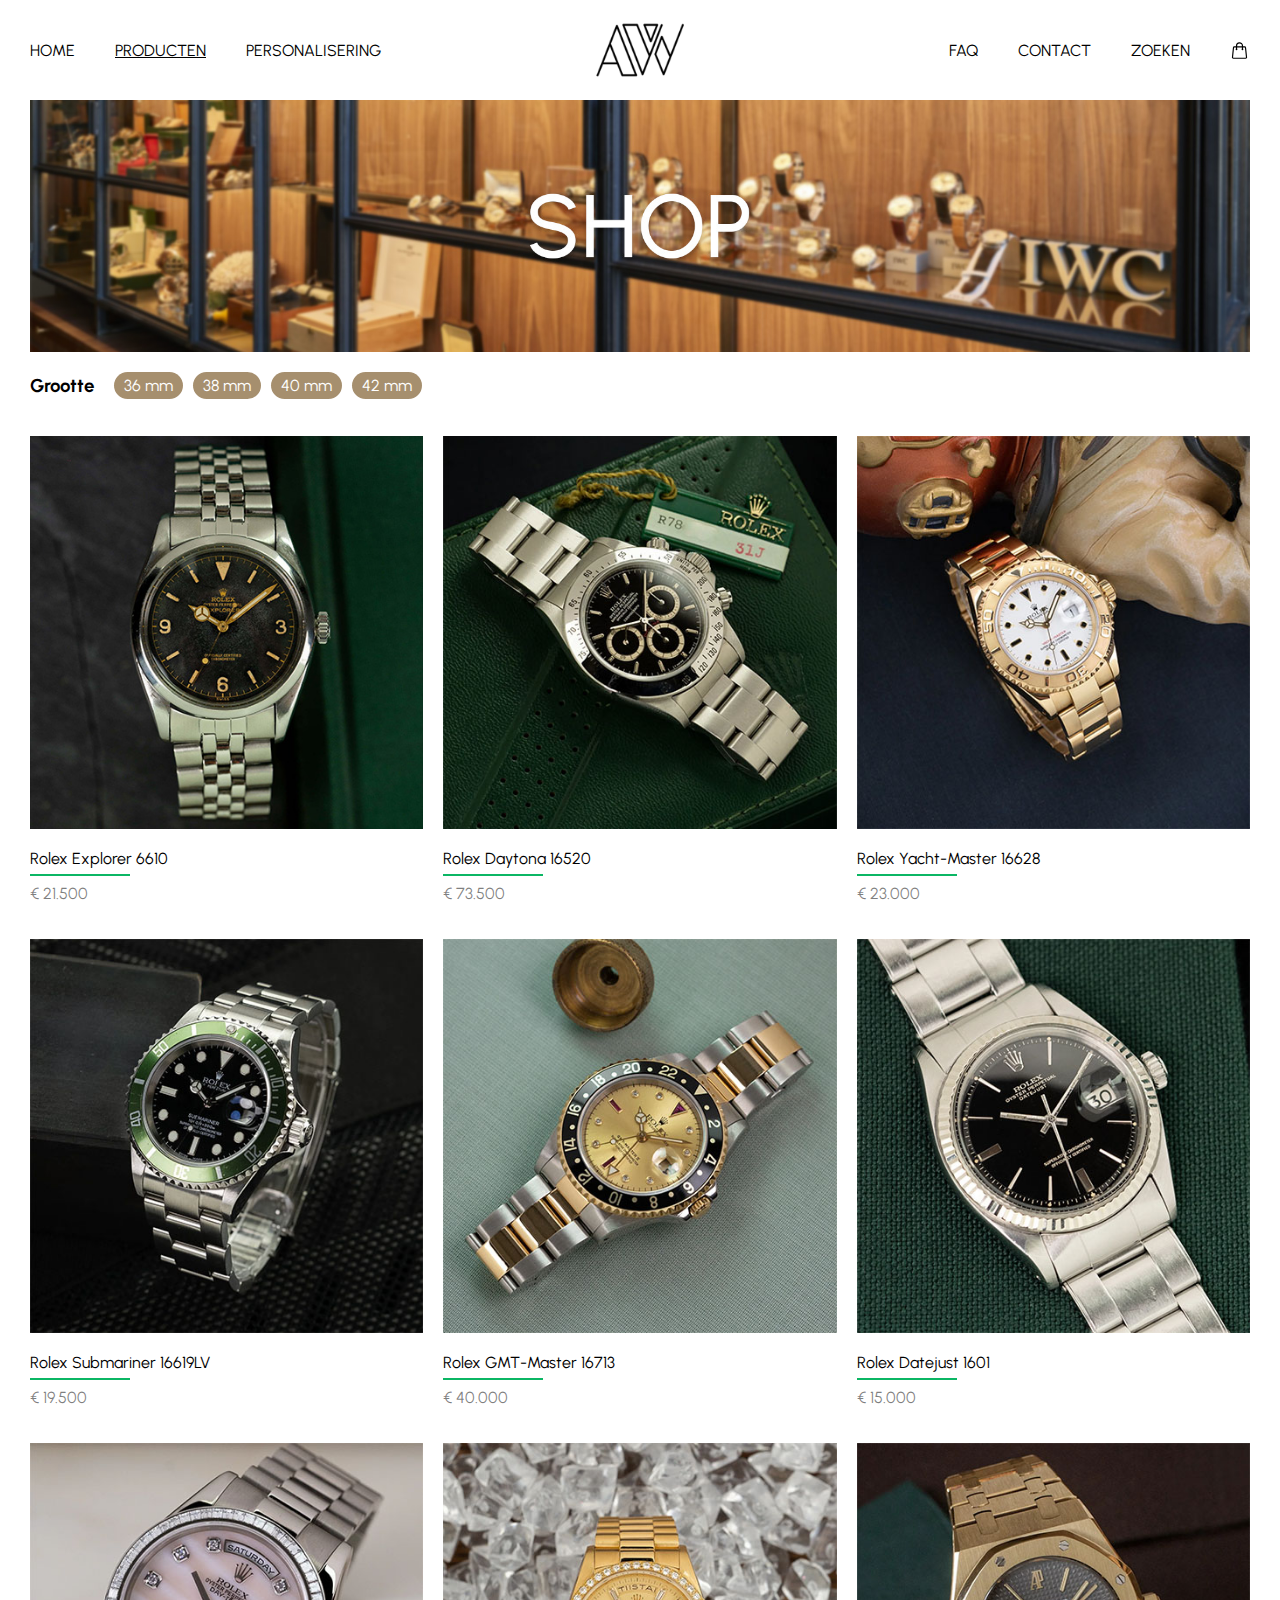
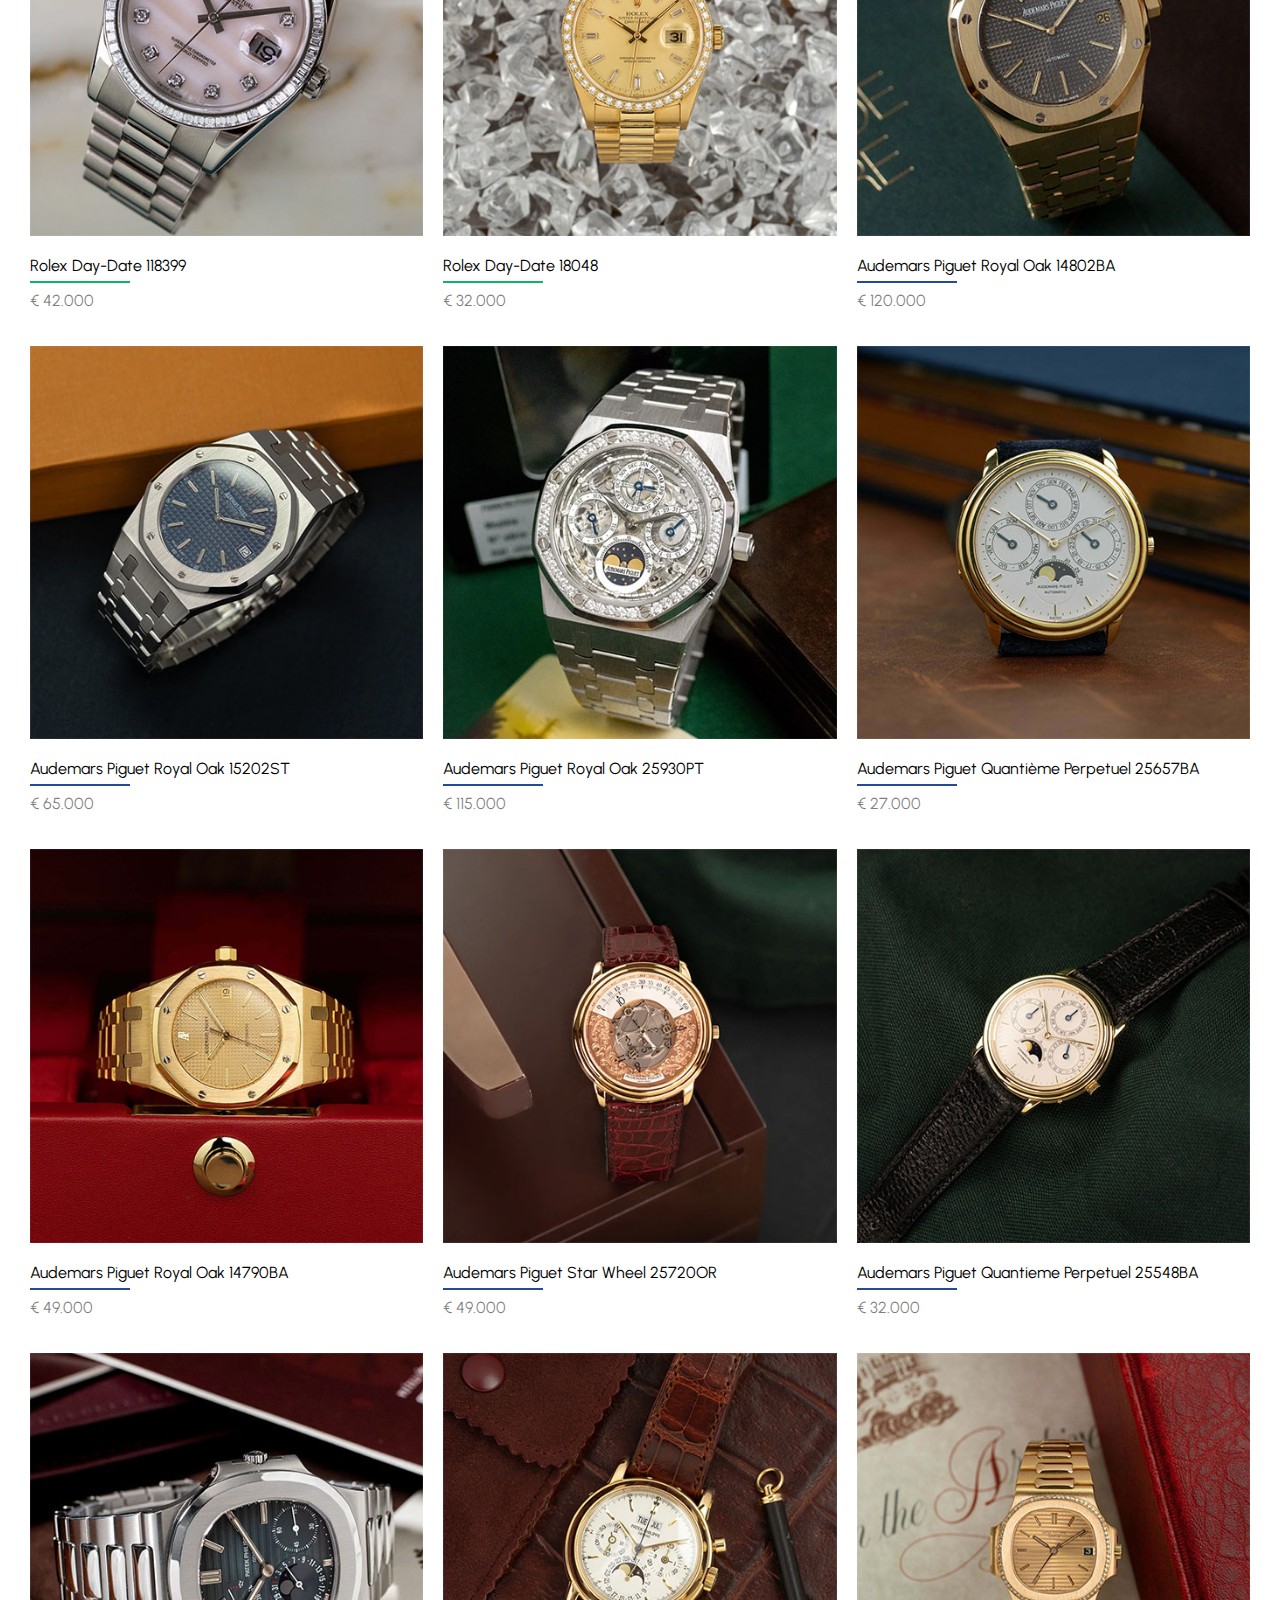
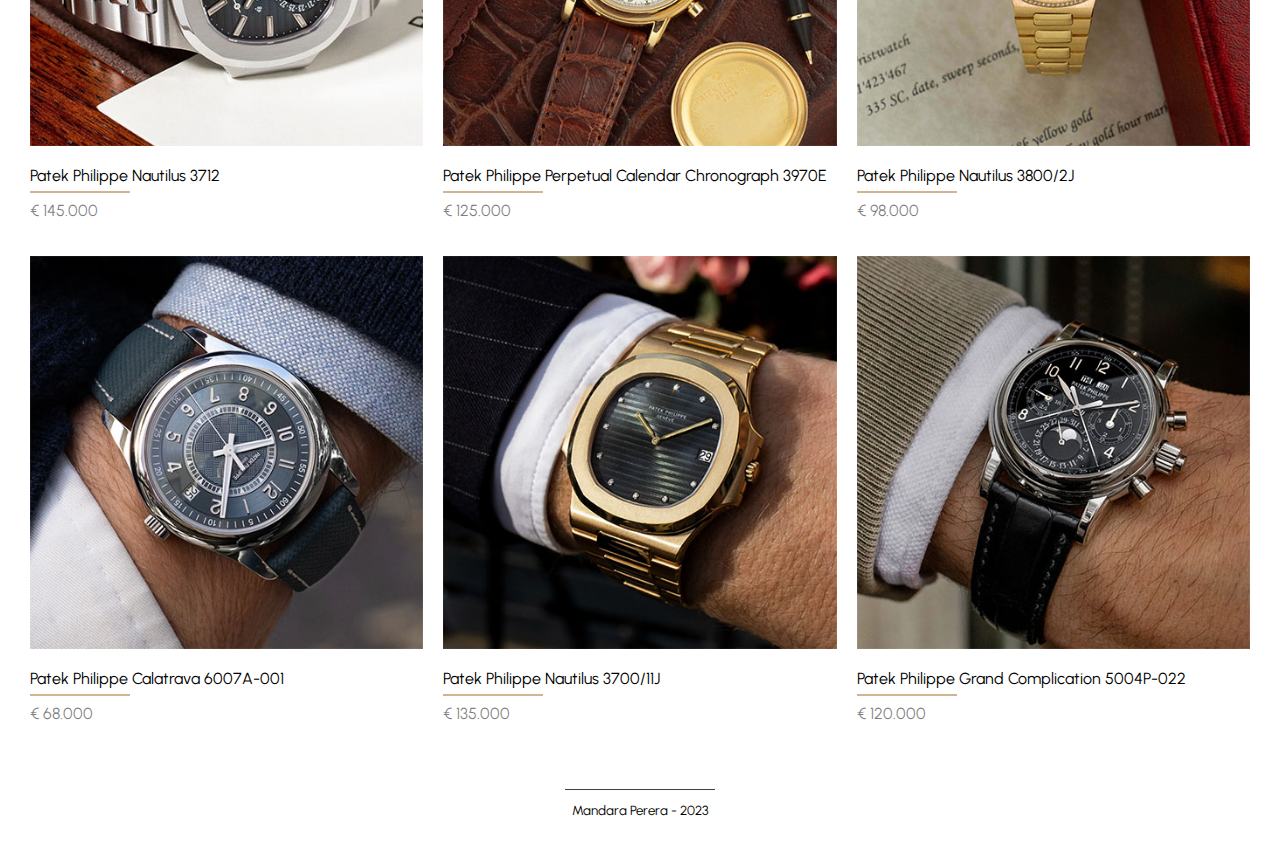
<file: html/producten.html>
<!DOCTYPE html>
<html lang="nl">
<head>
    <meta charset="UTF-8">
    <link rel="stylesheet" href="../css/site.css">
    <link rel="stylesheet" href="../css/producten.css">
    <title>Producten</title>
</head>
<body>
<h1>Producten</h1>
<header>
    <nav>
        <h2>Menu</h2>
        <ul class="navbar-left">
            <li class="navbar-item nav-left-item"><a href="../index.html">home</a></li>
            <li class="navbar-item dropdown current-page"><a href="./producten.html">producten</a>
                <ul class="dropdown-content">
                    <li><a href="./producten.html#rolex">Rolex</a></li>
                    <li><a href="./producten.html#audemars-piguet">Audemars Piguet</a></li>
                    <li><a href="./producten.html#patek-philippe">Patek Philippe</a></li>
                </ul>
            </li>
            <li class="navbar-item"><a href="./personalisering.html">personalisering</a></li>
        </ul>
        <a href="../index.html" class="navbar-logo"><img src="../media/AVW_Logo_256px.png" alt="AVW Logo"></a>
        <ul class="navbar-right">
            <li class="navbar-item"><a href="./faq.html">faq</a></li>
            <li class="navbar-item"><a href="./contact.html">contact</a></li>
            <li class="navbar-item"><a href="#">zoeken</a></li>
            <li class="navbar-item cart"><a href="#">
                <svg xmlns="http://www.w3.org/2000/svg" fill="none" viewBox="0 0 24 24" stroke-width="1.5"
                     stroke="currentColor">
                    <path stroke-linecap="round" stroke-linejoin="round"
                          d="M15.75 10.5V6a3.75 3.75 0 10-7.5 0v4.5m11.356-1.993l1.263 12c.07.665-.45 1.243-1.119 1.243H4.25a1.125 1.125 0 01-1.12-1.243l1.264-12A1.125 1.125 0 015.513 7.5h12.974c.576 0 1.059.435 1.119 1.007zM8.625 10.5a.375.375 0 11-.75 0 .375.375 0 01.75 0zm7.5 0a.375.375 0 11-.75 0 .375.375 0 01.75 0z"/>
                </svg>
            </a></li>
        </ul>
    </nav>
</header>
<main>
    <section class="banner">
        <h2>Shop Banner</h2>
        <img src="../media/products/Producten_1-Shop_Banner.jpg" alt="Shop Banner">
    </section>

    <input type="checkbox" id="m36" checked>
    <input type="checkbox" id="m38" checked>
    <input type="checkbox" id="m40" checked>
    <input type="checkbox" id="m42" checked>

    <section class="sort">
        <h2>Sorteren</h2>
        <section class="sort-size">
            <h3 class="show">Grootte</h3>
            <label for="m36">36 mm</label>
            <label for="m38">38 mm</label>
            <label for="m40">40 mm</label>
            <label for="m42">42 mm</label>
        </section>
    </section>

    <section class="producten">
        <h2>Producten</h2>
        <section id="rolex" class="rolex" data-filter="m36">
            <h3>Rolex Explorer 6610</h3>
            <a href="producten/ro-6610.html">
                <div class="images">
                    <img src="../media/products/product_images/rolex_explorer_6610/RO_6610_FullView_Front.jpg"
                         alt="Rolex Explorer 6610 FullView Front" class="front">
                    <img src="../media/products/product_images/rolex_explorer_6610/RO_6610_CloseUp_Crown.jpg"
                         alt="Rolex Explorer 6610 CloseUp Crown">
                </div>
            </a>
            <p><a href="producten/ro-6610.html">Rolex Explorer 6610</a></p>
            <p>€ 21.500</p>
        </section>

        <section class="rolex" data-filter="m40">
            <h3>Rolex Daytona 16520</h3>
            <a href="producten/ro-16520.html">
                <div class="images">
                    <img src="../media/products/product_images/rolex_daytona_16520/RO_16520_FullView_Front.jpg"
                         alt="Rolex Daytona 16520 FullView Front" class="front">
                    <img src="../media/products/product_images/rolex_daytona_16520/RO_16520_CloseUp_Bezel.jpg"
                         alt="Rolex Daytona 16520 CloseUp Bezel">
                </div>
            </a>
            <p><a href="producten/ro-16520.html">Rolex Daytona 16520</a></p>
            <p>€ 73.500</p>
        </section>

        <section class="rolex" data-filter="m40">
            <h3>Rolex Yacht-Master 16628</h3>
            <a href="producten/ro-16628.html">
                <div class="images">
                    <img src="../media/products/product_images/rolex_yacht-master_16628/RO_16628_FullView_Front.jpg"
                         alt="Rolex Yacht-Master 16628 FullView Front" class="front">
                    <img src="../media/products/product_images/rolex_yacht-master_16628/RO_16628_CloseUp_Clasp.jpg"
                         alt="Rolex Yacht-Master 16628 CloseUp Clasp">
                </div>
            </a>
            <p><a href="producten/ro-16628.html">Rolex Yacht-Master 16628</a></p>
            <p>€ 23.000</p>
        </section>

        <section class="rolex" data-filter="m38">
            <h3>Rolex Submariner 16619LV</h3>
            <a href="#">
                <div class="images">
                    <img src="../media/products/product_images/rolex_submariner_16619LV/RO_16610LV_FullView_Front_Angled.jpg"
                         alt="Rolex Submariner 16619LV FullView Front Angled" class="front">
                    <img src="../media/products/product_images/rolex_submariner_16619LV/RO_16610LV_CloseUp_Bezel.jpg"
                         alt="Rolex Submariner 16619LV CloseUp Bezel">
                </div>
            </a>
            <p><a href="#">Rolex Submariner 16619LV</a></p>
            <p>€ 19.500</p>
        </section>

        <section class="rolex" data-filter="m40">
            <h3>Rolex GMT-Master 16713</h3>
            <a href="#">
                <div class="images">
                    <img src="../media/products/product_images/rolex_gmt-master_16713/RO_16713_FullView_Front_Angled.jpg"
                         alt="Rolex GMT-Master 16713 Front Angled" class="front">
                    <img src="../media/products/product_images/rolex_gmt-master_16713/RO_16713_CloseUp_Dial.jpg"
                         alt="Rolex GMT-Master 16713 CloseUp Dial">
                </div>
            </a>
            <p><a href="#">Rolex GMT-Master 16713</a></p>
            <p>€ 40.000</p>
        </section>

        <section class="rolex" data-filter="m38">
            <h3>Rolex Datejust 1601</h3>
            <a href="#">
                <div class="images">
                    <img src="../media/products/product_images/rolex_datejust_1601/RO_1601_CloseUp_Case.jpg"
                         alt="Rolex Datejust 1601 CloseUp Case" class="front">
                    <img src="../media/products/product_images/rolex_datejust_1601/RO_1601_CloseUp_Crown.jpg"
                         alt="Rolex Datejust 1601 CloseUp Crown">
                </div>
            </a>
            <p><a href="#">Rolex Datejust 1601</a></p>
            <p>€ 15.000</p>
        </section>

        <section class="rolex" data-filter="m36">
            <h3>Rolex Day-Date 118399</h3>
            <a href="#">
                <div class="images">
                    <img src="../media/products/product_images/rolex_day-date_118399/RO_118399_FullView_Front_Angled.jpg"
                         alt="Rolex Day-Date 118399 FullView Front Angled" class="front">
                    <img src="../media/products/product_images/rolex_day-date_118399/RO_118399_FullView_Back.jpg"
                         alt="Rolex Day-Date 118399 FullView Back">
                </div>
            </a>
            <p><a href="#">Rolex Day-Date 118399</a></p>
            <p>€ 42.000</p>
        </section>

        <section class="rolex" data-filter="m36">
            <h3>Rolex Day-Date 18048</h3>
            <a href="#">
                <div class="images">
                    <img src="../media/products/product_images/rolex_day-date_18048/RO_18048_FullView_Front.jpg"
                         alt="Rolex Day-Date 18048 FullView Front" class="front">
                    <img src="../media/products/product_images/rolex_day-date_18048/RO_18048_CloseUp_Lugs.jpg"
                         alt="Rolex Day-Date 18048 CloseUp Lugs">
                </div>
            </a>
            <p><a href="#">Rolex Day-Date 18048</a></p>
            <p>€ 32.000</p>
        </section>

        <section id="audemars-piguet" class="audemars-piguet" data-filter="m40">
            <h3>Audemars Piguet Royal Oak 14802BA</h3>
            <a href="#">
                <div class="images">
                    <img src="../media/products/product_images/audemars_piguet_royal_oak_14802ba/AP_14802BA_FullView_FrontLeft.jpg"
                         alt="Audemars Piguet Royal Oak 14802BA FullView FrontLeft" class="front">
                    <img src="../media/products/product_images/audemars_piguet_royal_oak_14802ba/AP_14802BA_CloseUp_Caseback.jpg"
                         alt="Audemars Piguet Royal Oak 14802BA CloseUp CaseBack">
                </div>
            </a>
            <p><a href="#">Audemars Piguet Royal Oak 14802BA</a></p>
            <p>€ 120.000</p>
        </section>

        <section class="audemars-piguet" data-filter="m42">
            <h3>Audemars Piguet Royal Oak 15202ST</h3>
            <a href="#">
                <div class="images">
                    <img src="../media/products/product_images/audemars_piguet_royal_oak_15202st/AP_15202ST_FullView_Front_Angled.jpg"
                         alt="Audemars Piguet Royal Oak 15202ST FullView Front Angled" class="front">
                    <img src="../media/products/product_images/audemars_piguet_royal_oak_15202st/AP_15202ST_CloseUp_Clasp_Open.jpg"
                         alt="Audemars Piguet Royal Oak 15202ST CloseUp Clasp Open">
                </div>
            </a>
            <p><a href="#">Audemars Piguet Royal Oak 15202ST</a></p>
            <p>€ 65.000</p>
        </section>

        <section class="audemars-piguet" data-filter="m40">
            <h3>Audemars Piguet Royal Oak 25930PT</h3>
            <a href="#">
                <div class="images">
                    <img src="../media/products/product_images/audemars_piguet_royal_oak_25930pt/AP_25930PT_FullView_Front_Angled.jpg"
                         alt="Audemars Piguet Royal Oak 25930PT FullView Front Angled" class="front">
                    <img src="../media/products/product_images/audemars_piguet_royal_oak_25930pt/AP_25930PT_CloseUp_Dial.jpg"
                         alt="Audemars Piguet Royal Oak 25930PT CloseUp Dial">
                </div>
            </a>
            <p><a href="#">Audemars Piguet Royal Oak 25930PT</a></p>
            <p>€ 115.000</p>
        </section>

        <section class="audemars-piguet" data-filter="m36">
            <h3>Audemars Piguet Quantième Perpetuel 25657BA</h3>
            <a href="#">
                <div class="images">
                    <img src="../media/products/product_images/audemars_piguet_quantieme_perpetuel_25657ba/AP_25657BA_FullView_Front.jpg"
                         alt="Audemars Piguet Quantième Perpetuel 25657BA FullView Front" class="front">
                    <img src="../media/products/product_images/audemars_piguet_quantieme_perpetuel_25657ba/AP_25657BA_CloseUp_Dial.jpg"
                         alt="Audemars Piguet Quantième Perpetuel 25657BA CloseUp Dial">
                </div>
            </a>
            <p><a href="#">Audemars Piguet Quantième Perpetuel 25657BA</a></p>
            <p>€ 27.000</p>
        </section>

        <section class="audemars-piguet" data-filter="m36">
            <h3>Audemars Piguet Royal Oak 14790BA</h3>
            <a href="#">
                <div class="images">
                    <img src="../media/products/product_images/audemars_piguet_royal_oak_14790ba/AP_14790BA_FullView_Front.jpg"
                         alt="Audemars Piguet Royal Oak 14790BA FullView Front" class="front">
                    <img src="../media/products/product_images/audemars_piguet_royal_oak_14790ba/AP_14790BA_CloseUp_Crown.jpg"
                         alt="Audemars Piguet Royal Oak 14790BA CloseUp Crown">
                </div>
            </a>
            <p><a href="#">Audemars Piguet Royal Oak 14790BA</a></p>
            <p>€ 49.000</p>
        </section>

        <section class="audemars-piguet" data-filter="m38">
            <h3>Audemars Piguet Star Wheel 25720OR</h3>
            <a href="#">
                <div class="images">
                    <img src="../media/products/product_images/audemars_piguet_star_wheel_25720or/AP_25720OR_FullView_Front.jpg"
                         alt="Audemars Piguet Star Wheel 25720OR FullView Front" class="front">
                    <img src="../media/products/product_images/audemars_piguet_star_wheel_25720or/AP_25720OR_CloseUp_Crown.jpg"
                         alt="Audemars Piguet Star Wheel 25720OR CloseUp Crown">
                </div>
            </a>
            <p><a href="#">Audemars Piguet Star Wheel 25720OR</a></p>
            <p>€ 49.000</p>
        </section>

        <section class="audemars-piguet" data-filter="m36">
            <h3>Audemars Piguet Quantieme Perpetuel 25548BA</h3>
            <a href="#">
                <div class="images">
                    <img src="../media/products/product_images/audemars_piguet_quantieme_perpetuel_25548ba/AP_25548BA_FullView_Front_Angled.jpg"
                         alt="Audemars Piguet Quantieme Perpetuel 25548BA FullView Front Angled" class="front">
                    <img src="../media/products/product_images/audemars_piguet_quantieme_perpetuel_25548ba/AP_25548BA_CloseUp_Dial_Bottom.jpg"
                         alt="Audemars Piguet Quantieme Perpetuel 25548BA CloseUp Dial Bottom">
                </div>
            </a>
            <p><a href="#">Audemars Piguet Quantieme Perpetuel 25548BA</a></p>
            <p>€ 32.000</p>
        </section>

        <section id="patek-philippe" class="patek-philippe" data-filter="m42">
            <h3>Patek Philippe Nautilus 3712</h3>
            <a href="#">
                <div class="images">
                    <img src="../media/products/product_images/patek_philippe_nautilus_3712/PP_3712_FullView_Front_Right.jpg"
                         alt="Patek Philippe Nautilus 3712 FullView Front Right" class="front">
                    <img src="../media/products/product_images/patek_philippe_nautilus_3712/PP_3712_CloseUp_Dial.jpg"
                         alt="Patek Philippe Nautilus 3712 CloseUp Dial">
                </div>
            </a>
            <p><a href="#">Patek Philippe Nautilus 3712</a></p>
            <p>€ 145.000</p>
        </section>

        <section class="patek-philippe" data-filter="m38">
            <h3>Patek Philippe Perpetual Calendar Chronograph 3970E</h3>
            <a href="#">
                <div class="images">
                    <img src="../media/products/product_images/patek_philippe_perpetual_3970e/PP_3970E_FullView_Front.jpg"
                         alt="Patek Philippe Perpetual Calendar Chronograph 3970E FullView Front" class="front">
                    <img src="../media/products/product_images/patek_philippe_perpetual_3970e/PP_3970E_CloseUp_Moonphase.jpg"
                         alt="Patek Philippe Perpetual Calendar Chronograph 3970E CloseUp Moonphase">
                </div>
            </a>
            <p><a href="#">Patek Philippe Perpetual Calendar Chronograph 3970E</a></p>
            <p>€ 125.000</p>
        </section>

        <section class="patek-philippe" data-filter="m38">
            <h3>Patek Philippe Nautilus 3800/2J</h3>
            <a href="#">
                <div class="images">
                    <img src="../media/products/product_images/patek_philippe_nautilus_3800_2j/PP_3800_2J_FullView_Front.jpg"
                         alt="Patek Philippe Nautilus 3800/2J FullView Front" class="front">
                    <img src="../media/products/product_images/patek_philippe_nautilus_3800_2j/PP_3800_2J_CloseUp_Clasp_Open.jpg"
                         alt="Patek Philippe Nautilus 3800/2J CloseUp Clasp Open">
                </div>
            </a>
            <p><a href="#">Patek Philippe Nautilus 3800/2J</a></p>
            <p>€ 98.000</p>
        </section>

        <section class="patek-philippe" data-filter="m42">
            <h3>Patek Philippe Calatrava 6007A-001</h3>
            <a href="#">
                <div class="images">
                    <img src="../media/products/product_images/patek_philippe_calatrava_6007a-001/PP_6007A-001_Wearing.jpg"
                         alt="Patek Philippe Calatrava 6007A-001 Wearing" class="front">
                    <img src="../media/products/product_images/patek_philippe_calatrava_6007a-001/PP_6007A-001_CloseUp_Case.jpg"
                         alt="Patek Philippe Calatrava 6007A-001 CloseUp Case">
                </div>
            </a>
            <p><a href="#">Patek Philippe Calatrava 6007A-001</a></p>
            <p>€ 68.000</p>
        </section>

        <section class="patek-philippe" data-filter="m40">
            <h3>Patek Philippe Nautilus 3700/11J</h3>
            <a href="#">
                <div class="images">
                    <img src="../media/products/product_images/patek_philippe_nautilus_3700_11j/PP_3700_11J_Wearing.jpg"
                         alt="Patek Philippe Nautilus 3700/11J Wearing" class="front">
                    <img src="../media/products/product_images/patek_philippe_nautilus_3700_11j/PP_3700_11J_CloseUp_Case.jpg"
                         alt="Patek Philippe Nautilus 3700/11J CloseUp Case">
                </div>
            </a>
            <p><a href="#">Patek Philippe Nautilus 3700/11J</a></p>
            <p>€ 135.000</p>
        </section>

        <section class="patek-philippe" data-filter="m40">
            <h3>Patek Philippe Grand Complication 5004P-022</h3>
            <a href="#">
                <div class="images">
                    <img src="../media/products/product_images/patek_philippe_grand_complication_5004p-022/PP_5004P-022_Wearing.jpg"
                         alt="Patek Philippe Grand Complication 5004P-022 Wearing" class="front">
                    <img src="../media/products/product_images/patek_philippe_grand_complication_5004p-022/PP_5004P-022_CloseUp_CaseBack.jpg"
                         alt="Patek Philippe Grand Complication 5004P-022 CloseUp CaseBack">
                </div>
            </a>
            <p><a href="#">Patek Philippe Grand Complication 5004P-022</a></p>
            <p>€ 120.000</p>
        </section>
    </section>
</main>
<footer>
    <p><small>Mandara Perera - 2023</small></p>
</footer>
</body>
</html>
</file>
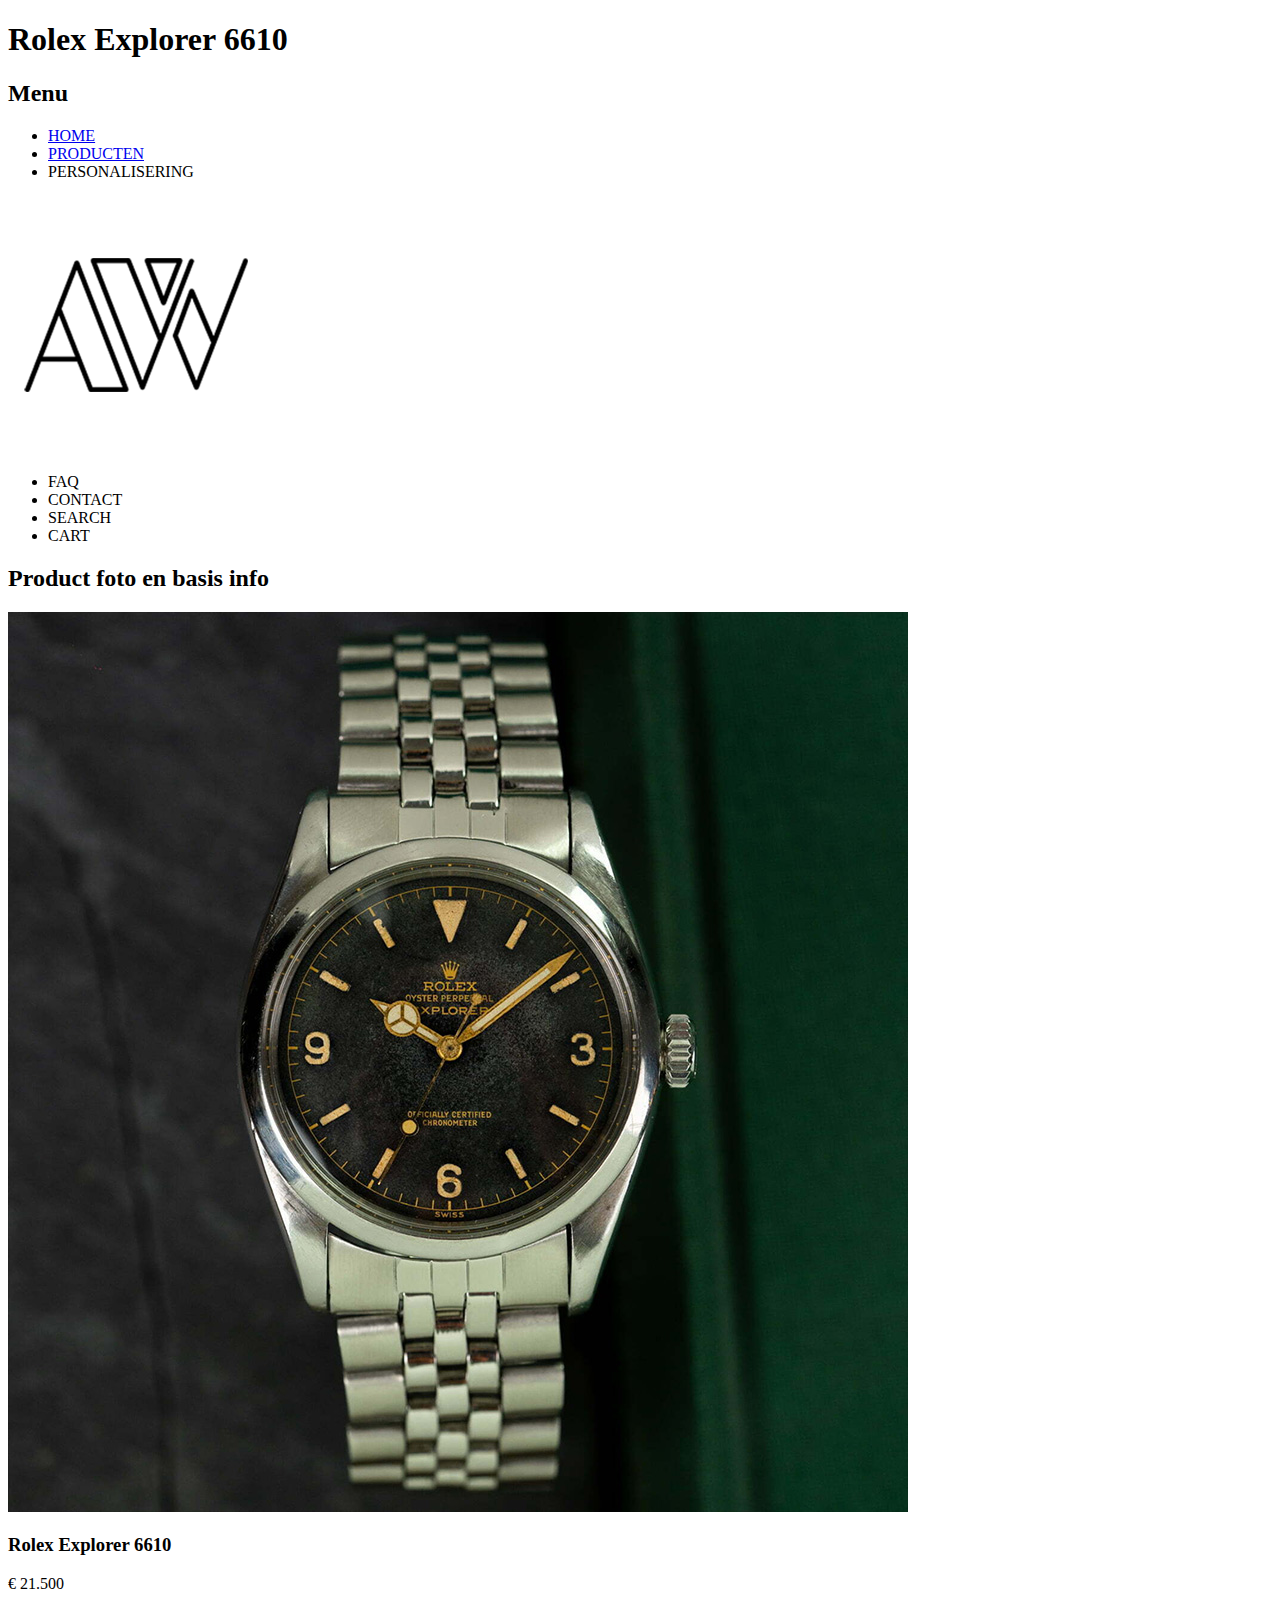
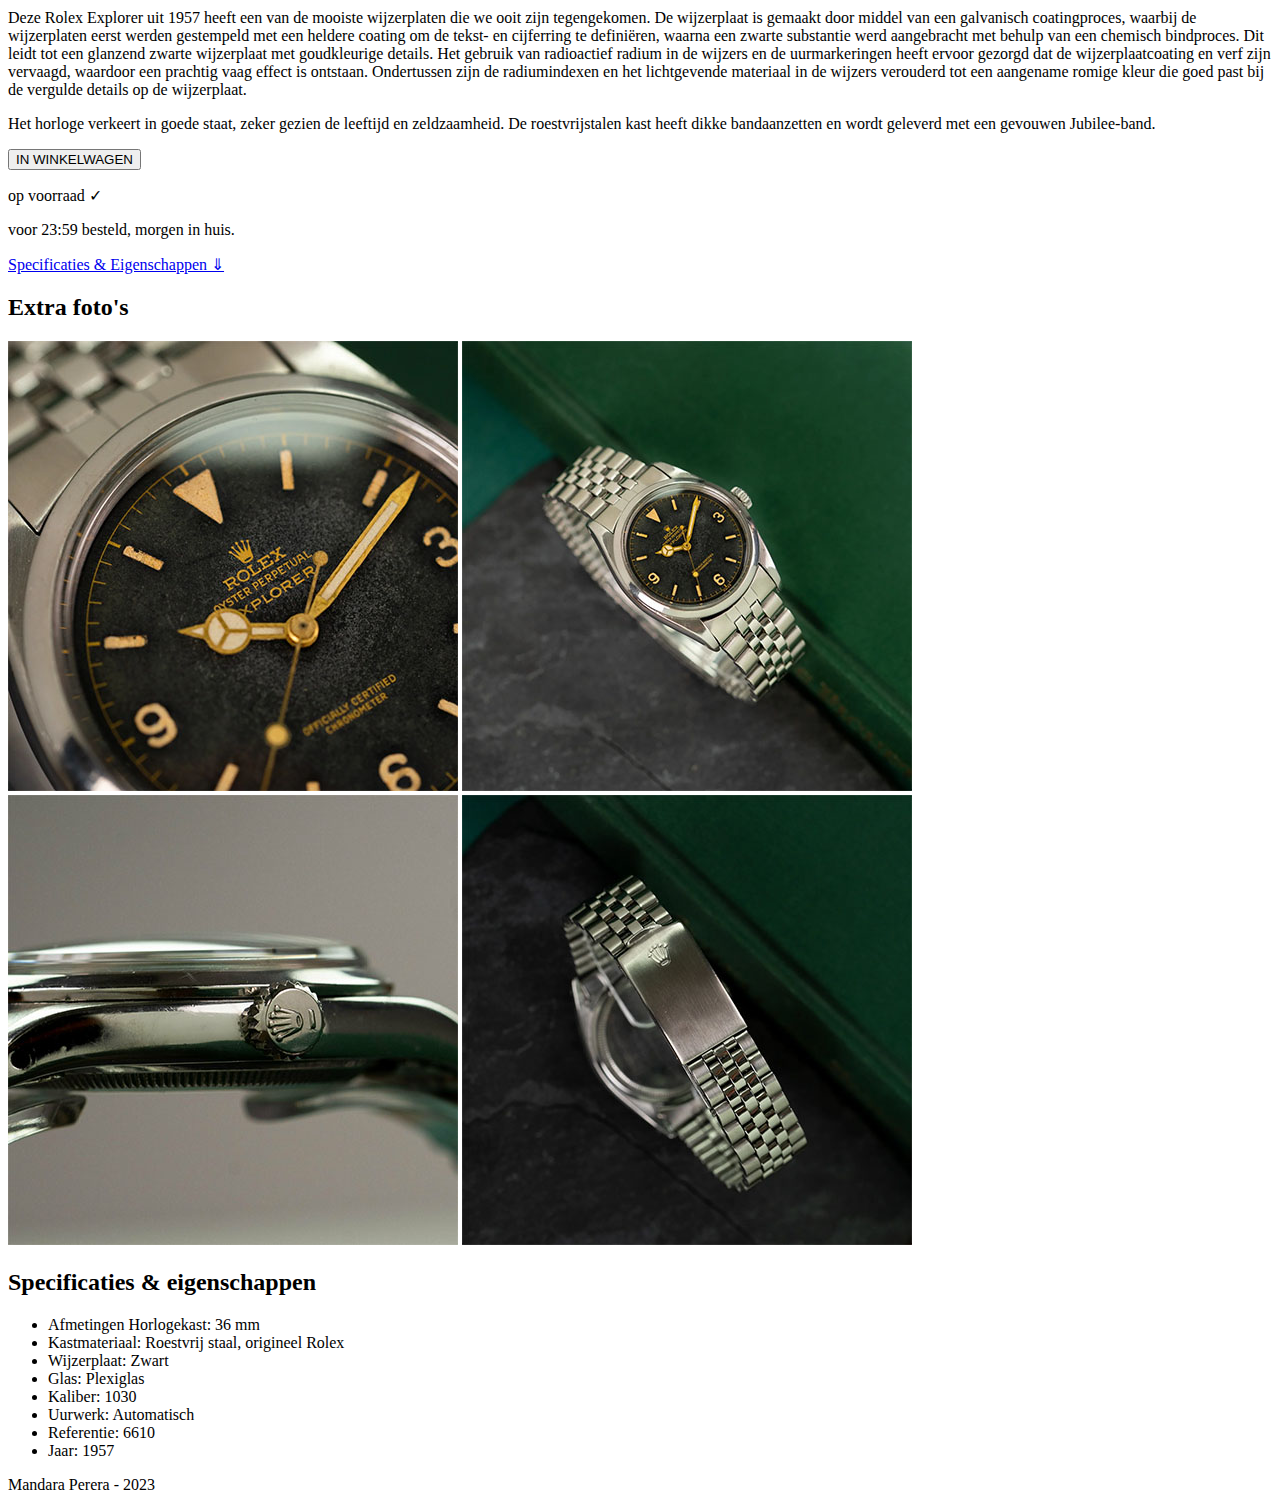
<file: html/RO_6610.html>
<!DOCTYPE html>
<html lang="nl">
<head>
    <meta charset="UTF-8">
    <title>Rolex Explorer 6610</title>
</head>
<body>
<h1>Rolex Explorer 6610</h1>
<header>
    <nav>
        <h2>Menu</h2>
        <ul>
            <li><a href="../index.html">HOME</a></li>
            <li><a href="producten.html">PRODUCTEN</a></li>
            <li>PERSONALISERING</li>
        </ul>
        <a href="../index.html"><img src="../media/AVW_Logo_256px.png" alt="AVW Logo"></a>
        <ul>
            <li>FAQ</li>
            <li>CONTACT</li>
            <li>SEARCH</li>
            <li>CART</li>
        </ul>
    </nav>
</header>
<main>
    <section>
        <h2>Product foto en basis info</h2>
        <img src="../media/products/product_images/rolex_explorer_6610/RO_6610_FullView_Front_900px.jpg"
             alt="Rolex Explorer 6610 FullView Front High Res">

        <section>
            <h3>Rolex Explorer 6610</h3>
            <p>€ 21.500</p>
            <p>
                Deze Rolex Explorer uit 1957 heeft een van de mooiste wijzerplaten die we ooit zijn
                tegengekomen. De wijzerplaat is gemaakt door middel van een galvanisch coatingproces, waarbij de
                wijzerplaten eerst werden gestempeld met een heldere coating om de tekst- en cijferring te
                definiëren, waarna een zwarte substantie werd aangebracht met behulp van een chemisch
                bindproces. Dit leidt tot een glanzend zwarte wijzerplaat met goudkleurige details. Het
                gebruik van radioactief radium in de wijzers en de uurmarkeringen heeft ervoor gezorgd dat de
                wijzerplaatcoating en verf zijn vervaagd, waardoor een prachtig vaag effect is ontstaan.
                Ondertussen zijn de radiumindexen en het lichtgevende materiaal in de wijzers verouderd tot een
                aangename romige kleur die goed past bij de vergulde details op de wijzerplaat.
            </p>
            <p>
                Het horloge verkeert in goede staat, zeker gezien de leeftijd en zeldzaamheid. De
                roestvrijstalen kast heeft dikke bandaanzetten en wordt geleverd met een gevouwen Jubilee-band.
            </p>
            <button>IN WINKELWAGEN</button>
            <p>op voorraad ✓</p>
            <p>voor 23:59 besteld, morgen in huis.</p>
            <a href="#specificaties">Specificaties & Eigenschappen ⇓</a>
        </section>
    </section>

    <section>
        <h2>Extra foto's</h2>
        <img src="../media/products/product_images/rolex_explorer_6610/RO_6610_CloseUp_Dial_Top.jpg" alt="Rolex Explorer 6610 CloseUp Dial Top">
        <img src="../media/products/product_images/rolex_explorer_6610/RO_6610_FullView_Front_Angled.jpg" alt="Rolex Explorer 6610 FullView Front Angled">
        <img src="../media/products/product_images/rolex_explorer_6610/RO_6610_CloseUp_Crown.jpg" alt="Rolex Explorer 6610 CloseUp Crown">
        <img src="../media/products/product_images/rolex_explorer_6610/RO_6610_FullView_Back.jpg" alt="Rolex Explorer 6610 FullView Back">
    </section>

    <section id="specificaties">
        <h2>Specificaties & eigenschappen</h2>

        <ul>
            <li>Afmetingen Horlogekast: 36 mm</li>
            <li>Kastmateriaal: Roestvrij staal, origineel Rolex</li>
            <li>Wijzerplaat: Zwart</li>
            <li>Glas: Plexiglas</li>
            <li>Kaliber: 1030</li>
            <li>Uurwerk: Automatisch</li>
            <li>Referentie: 6610</li>
            <li>Jaar: 1957</li>
        </ul>
    </section>
</main>
<footer>
    <p>Mandara Perera - 2023</p>
</footer>
</body>
</html>
</file>
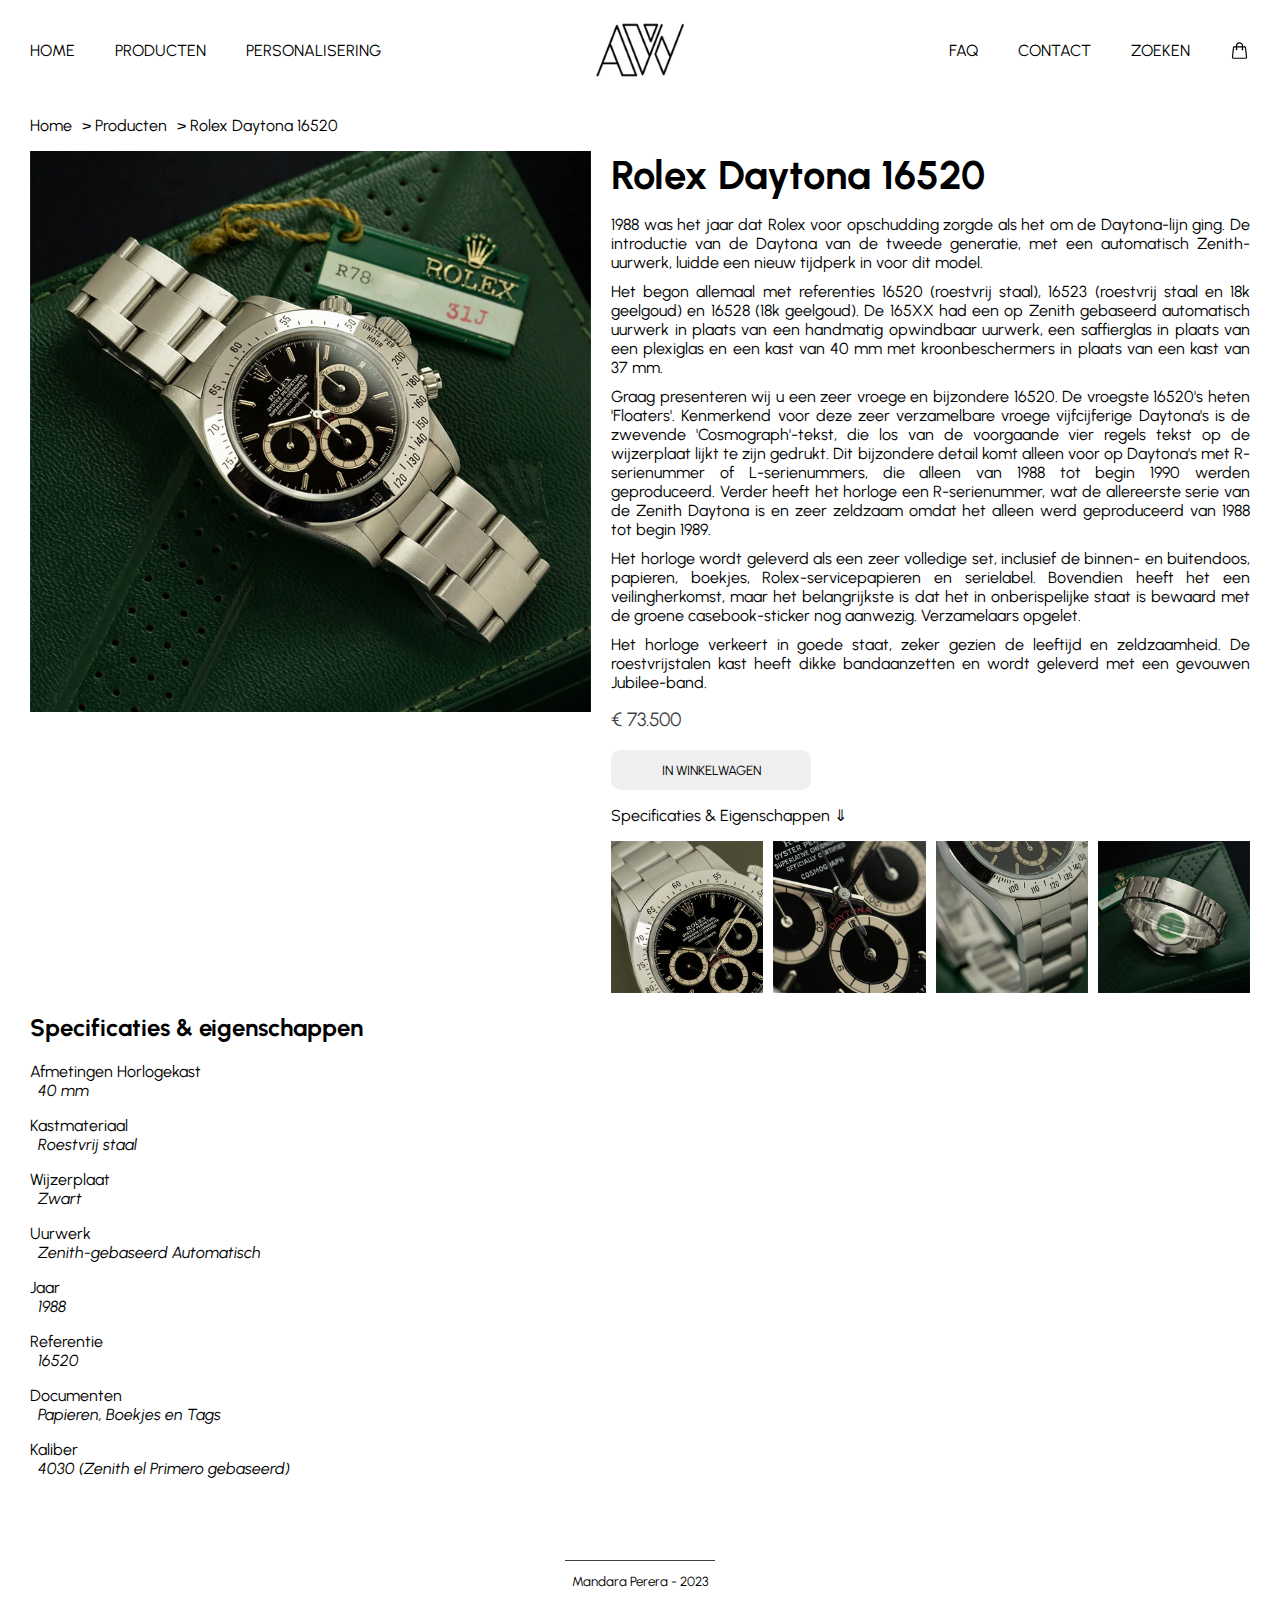
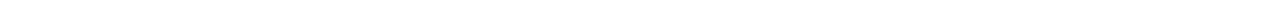
<file: html/producten/ro-16520.html>
<!DOCTYPE html>
<html lang="nl">
<head>
    <meta charset="UTF-8">
    <link rel="stylesheet" href="../../css/site.css">
    <link rel="stylesheet" href="../../css/productendetail.css">
    <title>Rolex Daytona 16520</title>
</head>
<body>
<h1>Rolex Daytona 16520</h1>
<header>
    <nav>
        <h2>Menu</h2>
        <ul class="navbar-left">
            <li class="navbar-item nav-left-item"><a href="../../index.html">home</a></li>
            <li class="navbar-item dropdown"><a href="../producten.html">producten</a>
                <ul class="dropdown-content">
                    <li><a href="../producten.html#rolex">Rolex</a></li>
                    <li><a href="../producten.html#audemars-piguet">Audemars Piguet</a></li>
                    <li><a href="../producten.html#patek-philippe">Patek Philippe</a></li>
                </ul>
            </li>
            <li class="navbar-item"><a href="../personalisering.html">personalisering</a></li>
        </ul>
        <a href="../../index.html" class="navbar-logo"><img src="../../media/AVW_Logo_256px.png" alt="AVW Logo"></a>
        <ul class="navbar-right">
            <li class="navbar-item"><a href="../faq.html">faq</a></li>
            <li class="navbar-item"><a href="../contact.html">contact</a></li>
            <li class="navbar-item"><a href="#">zoeken</a></li>
            <li class="navbar-item cart"><a href="#">
                <svg xmlns="http://www.w3.org/2000/svg" fill="none" viewBox="0 0 24 24" stroke-width="1.5"
                     stroke="currentColor">
                    <path stroke-linecap="round" stroke-linejoin="round"
                          d="M15.75 10.5V6a3.75 3.75 0 10-7.5 0v4.5m11.356-1.993l1.263 12c.07.665-.45 1.243-1.119 1.243H4.25a1.125 1.125 0 01-1.12-1.243l1.264-12A1.125 1.125 0 015.513 7.5h12.974c.576 0 1.059.435 1.119 1.007zM8.625 10.5a.375.375 0 11-.75 0 .375.375 0 01.75 0zm7.5 0a.375.375 0 11-.75 0 .375.375 0 01.75 0z"/>
                </svg>
            </a></li>
        </ul>
    </nav>
</header>
<main>
    <section class="breadcrumb">
        <h2>Breadcrumb</h2>
        <ol>
            <li><a href="../../index.html">Home</a></li>
            <li><a href="../producten.html">Producten</a></li>
            <li>Rolex Daytona 16520</li>
        </ol>
    </section>
    <section class="main-area">
        <h2>Product foto en basis info</h2>
        <div class="product-image">
            <img src="../../media/products/product_images/rolex_daytona_16520/RO_16520_FullView_Front_900px.jpg"
                 alt="Rolex Daytona 16520 FullView Front High Res">
        </div>
        <section class="product-info">
            <h3>Product info</h3>
            <section class="product-info-main">
                <h4 class="show">Rolex Daytona 16520</h4>
                <p>
                <span>
                1988 was het jaar dat Rolex voor opschudding zorgde als het om de Daytona-lijn ging. De introductie van
                de Daytona van de tweede generatie, met een automatisch Zenith-uurwerk, luidde een nieuw tijdperk in
                voor dit model.
                </span><span>
                Het begon allemaal met referenties 16520 (roestvrij staal), 16523 (roestvrij staal en 18k geelgoud) en
                16528 (18k geelgoud). De 165XX had een op Zenith gebaseerd automatisch uurwerk in plaats van een
                handmatig opwindbaar uurwerk, een saffierglas in plaats van een plexiglas en een kast van 40 mm met
                kroonbeschermers in plaats van een kast van 37 mm.
                </span><span>
                Graag presenteren wij u een zeer vroege en bijzondere 16520. De vroegste 16520's heten 'Floaters'.
                Kenmerkend voor deze zeer verzamelbare vroege vijfcijferige Daytona's is de zwevende 'Cosmograph'-tekst,
                die los van de voorgaande vier regels tekst op de wijzerplaat lijkt te zijn gedrukt. Dit bijzondere
                detail komt alleen voor op Daytona's met R-serienummer of L-serienummers, die alleen van 1988 tot begin
                1990 werden geproduceerd. Verder heeft het horloge een R-serienummer, wat de allereerste serie van de
                Zenith Daytona is en zeer zeldzaam omdat het alleen werd geproduceerd van 1988 tot begin 1989.
                </span><span>
                Het horloge wordt geleverd als een zeer volledige set, inclusief de binnen- en buitendoos, papieren,
                boekjes, Rolex-servicepapieren en serielabel. Bovendien heeft het een veilingherkomst, maar het
                belangrijkste is dat het in onberispelijke staat is bewaard met de groene casebook-sticker nog aanwezig.
                Verzamelaars opgelet.
                </span><span>
                Het horloge verkeert in goede staat, zeker gezien de leeftijd en zeldzaamheid. De
                roestvrijstalen kast heeft dikke bandaanzetten en wordt geleverd met een gevouwen Jubilee-band.
                </span>
                </p>
                <p>€ 73.500</p>
                <button onclick="location.href='#';">IN WINKELWAGEN</button>
                <p><a href="#specificaties">Specificaties & Eigenschappen ⇓</a></p>
            </section>
            <section class="extra-photos">
                <h4>Extra foto's</h4>
                <img src="../../media/products/product_images/rolex_daytona_16520/RO_16520_CloseUp_Bezel.jpg"
                     alt="Rolex Daytona 16520 CloseUp Bezel">
                <img src="../../media/products/product_images/rolex_daytona_16520/RO_16520_CloseUp_Daytona.jpg"
                     alt="Rolex Daytona 16520 CloseUp Daytona">
                <img src="../../media/products/product_images/rolex_daytona_16520/RO_16520_CloseUp_Lugs.jpg"
                     alt="Rolex Daytona 16520 CloseUp Lugs">
                <img src="../../media/products/product_images/rolex_daytona_16520/RO_16520_FullView_Back.jpg"
                     alt="Rolex Daytona 16520 FullView Back">
            </section>
        </section>
    </section>

    <section id="specificaties">
        <h2 class="show">Specificaties & eigenschappen</h2>

        <dl>
            <dt>Afmetingen Horlogekast</dt>
            <dd>40 mm</dd>

            <dt>Kastmateriaal</dt>
            <dd>Roestvrij staal</dd>

            <dt>Wijzerplaat</dt>
            <dd>Zwart</dd>

            <dt>Uurwerk</dt>
            <dd>Zenith-gebaseerd Automatisch</dd>

            <dt>Jaar</dt>
            <dd>1988</dd>

            <dt>Referentie</dt>
            <dd>16520</dd>

            <dt>Documenten</dt>
            <dd>Papieren, Boekjes en Tags</dd>

            <dt>Kaliber</dt>
            <dd>4030 (Zenith el Primero gebaseerd)</dd>
        </dl>
    </section>
</main>
<footer>
    <p><small>Mandara Perera - 2023</small></p>
</footer>
</body>
</html>
</file>
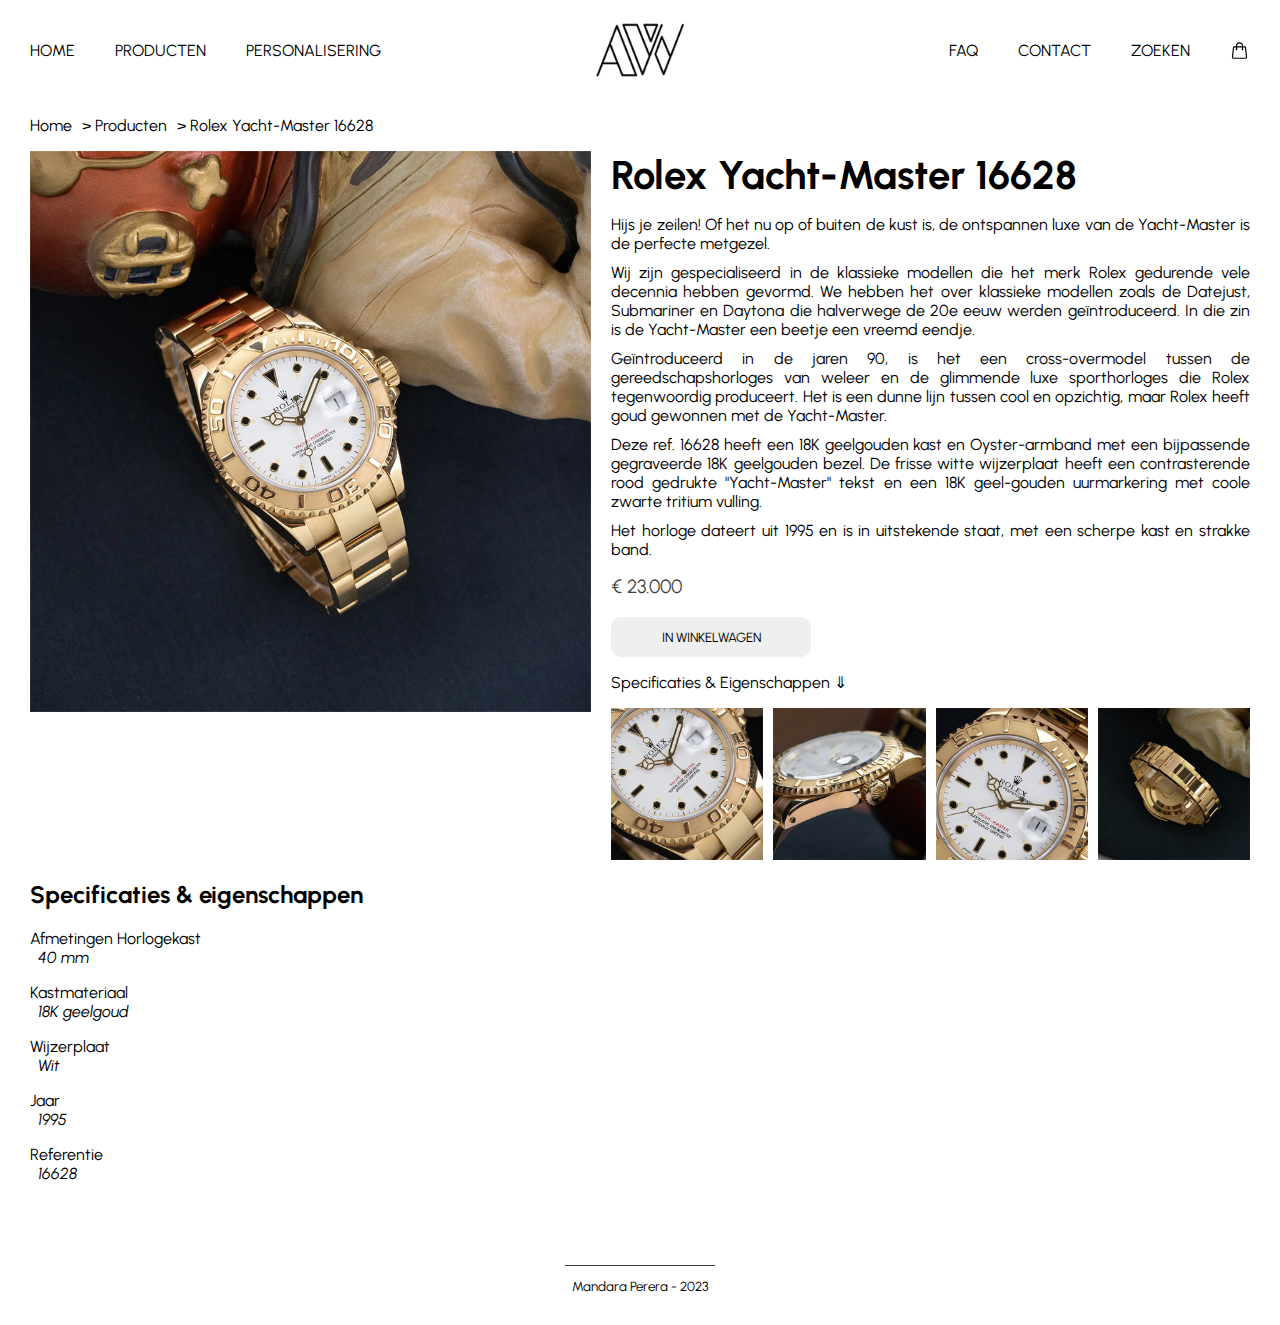
<file: html/producten/ro-16628.html>
<!DOCTYPE html>
<html lang="nl">
<head>
    <meta charset="UTF-8">
    <link rel="stylesheet" href="../../css/site.css">
    <link rel="stylesheet" href="../../css/productendetail.css">
    <title>Rolex Yacht-Master 16628</title>
</head>
<body>
<h1>Rolex Yacht-Master 16628</h1>
<header>
    <nav>
        <h2>Menu</h2>
        <ul class="navbar-left">
            <li class="navbar-item nav-left-item"><a href="../../index.html">home</a></li>
            <li class="navbar-item dropdown"><a href="../producten.html">producten</a>
                <ul class="dropdown-content">
                    <li><a href="../producten.html#rolex">Rolex</a></li>
                    <li><a href="../producten.html#audemars-piguet">Audemars Piguet</a></li>
                    <li><a href="../producten.html#patek-philippe">Patek Philippe</a></li>
                </ul>
            </li>
            <li class="navbar-item"><a href="../personalisering.html">personalisering</a></li>
        </ul>
        <a href="../../index.html" class="navbar-logo"><img src="../../media/AVW_Logo_256px.png" alt="AVW Logo"></a>
        <ul class="navbar-right">
            <li class="navbar-item"><a href="../faq.html">faq</a></li>
            <li class="navbar-item"><a href="../contact.html">contact</a></li>
            <li class="navbar-item"><a href="#">zoeken</a></li>
            <li class="navbar-item cart"><a href="#">
                <svg xmlns="http://www.w3.org/2000/svg" fill="none" viewBox="0 0 24 24" stroke-width="1.5"
                     stroke="currentColor">
                    <path stroke-linecap="round" stroke-linejoin="round"
                          d="M15.75 10.5V6a3.75 3.75 0 10-7.5 0v4.5m11.356-1.993l1.263 12c.07.665-.45 1.243-1.119 1.243H4.25a1.125 1.125 0 01-1.12-1.243l1.264-12A1.125 1.125 0 015.513 7.5h12.974c.576 0 1.059.435 1.119 1.007zM8.625 10.5a.375.375 0 11-.75 0 .375.375 0 01.75 0zm7.5 0a.375.375 0 11-.75 0 .375.375 0 01.75 0z"/>
                </svg>
            </a></li>
        </ul>
    </nav>
</header>
<main>
    <section class="breadcrumb">
        <h2>Breadcrumb</h2>
        <ol>
            <li><a href="../../index.html">Home</a></li>
            <li><a href="../producten.html">Producten</a></li>
            <li>Rolex Yacht-Master 16628</li>
        </ol>
    </section>
    <section class="main-area">
        <h2>Product foto en basis info</h2>
        <div class="product-image">
            <img src="../../media/products/product_images/rolex_yacht-master_16628/RO_16628_FullView_Front_900px.jpg"
                 alt="Rolex Yacht-Master 16628 FullView Front High Res">
        </div>
        <section class="product-info">
            <h3>Product info</h3>
            <section class="product-info-main">
                <h4 class="show">Rolex Yacht-Master 16628</h4>
                <p>
                    <span>
                    Hijs je zeilen! Of het nu op of buiten de kust is, de ontspannen luxe van de Yacht-Master is de
                    perfecte metgezel.
                    </span><span>
                    Wij zijn gespecialiseerd in de klassieke modellen die het merk Rolex gedurende vele decennia hebben
                    gevormd. We hebben het over klassieke modellen zoals de Datejust, Submariner en Daytona die
                    halverwege de 20e eeuw werden geïntroduceerd. In die zin is de Yacht-Master een beetje een vreemd
                    eendje.
                    </span><span>
                    Geïntroduceerd in de jaren 90, is het een cross-overmodel tussen de gereedschapshorloges van weleer
                    en de glimmende luxe sporthorloges die Rolex tegenwoordig produceert. Het is een dunne lijn tussen
                    cool en opzichtig, maar Rolex heeft goud gewonnen met de Yacht-Master.
                    </span><span>
                    Deze ref. 16628 heeft een 18K geelgouden kast en Oyster-armband met een bijpassende gegraveerde 18K
                    geelgouden bezel. De frisse witte wijzerplaat heeft een contrasterende rood gedrukte "Yacht-Master"
                    tekst en een 18K geel-gouden uurmarkering met coole zwarte tritium vulling.
                    </span><span>
                    Het horloge dateert uit 1995 en is in uitstekende staat, met een scherpe kast en strakke band.
                    </span>
                </p>
                <p>€ 23.000</p>
                <button onclick="location.href='#';">IN WINKELWAGEN</button>
                <p><a href="#specificaties">Specificaties & Eigenschappen ⇓</a></p>
            </section>
            <section class="extra-photos">
                <h4>Extra foto's</h4>
                <img src="../../media/products/product_images/rolex_yacht-master_16628/RO_16628_CloseUp_Bezel.jpg"
                     alt="Rolex Explorer 6610 CloseUp Dial Top">
                <img src="../../media/products/product_images/rolex_yacht-master_16628/RO_16628_CloseUp_Crown.jpg"
                     alt="Rolex Explorer 6610 CloseUp Crown">
                <img src="../../media/products/product_images/rolex_yacht-master_16628/RO_16628_CloseUp_Dial.jpg"
                     alt="Rolex Explorer 6610 FullView Front Angled">
                <img src="../../media/products/product_images/rolex_yacht-master_16628/RO_16628_FullView_Back.jpg"
                     alt="Rolex Explorer 6610 FullView Back">
            </section>
        </section>
    </section>


    <section id="specificaties">
        <h2 class="show">Specificaties & eigenschappen</h2>

        <dl>
            <dt>Afmetingen Horlogekast</dt>
            <dd>40 mm</dd>

            <dt>Kastmateriaal</dt>
            <dd>18K geelgoud</dd>

            <dt>Wijzerplaat</dt>
            <dd>Wit</dd>

            <dt>Jaar</dt>
            <dd>1995</dd>

            <dt>Referentie</dt>
            <dd>16628</dd>
        </dl>
    </section>
</main>
<footer>
    <p><small>Mandara Perera - 2023</small></p>
</footer>
</body>
</html>
</file>
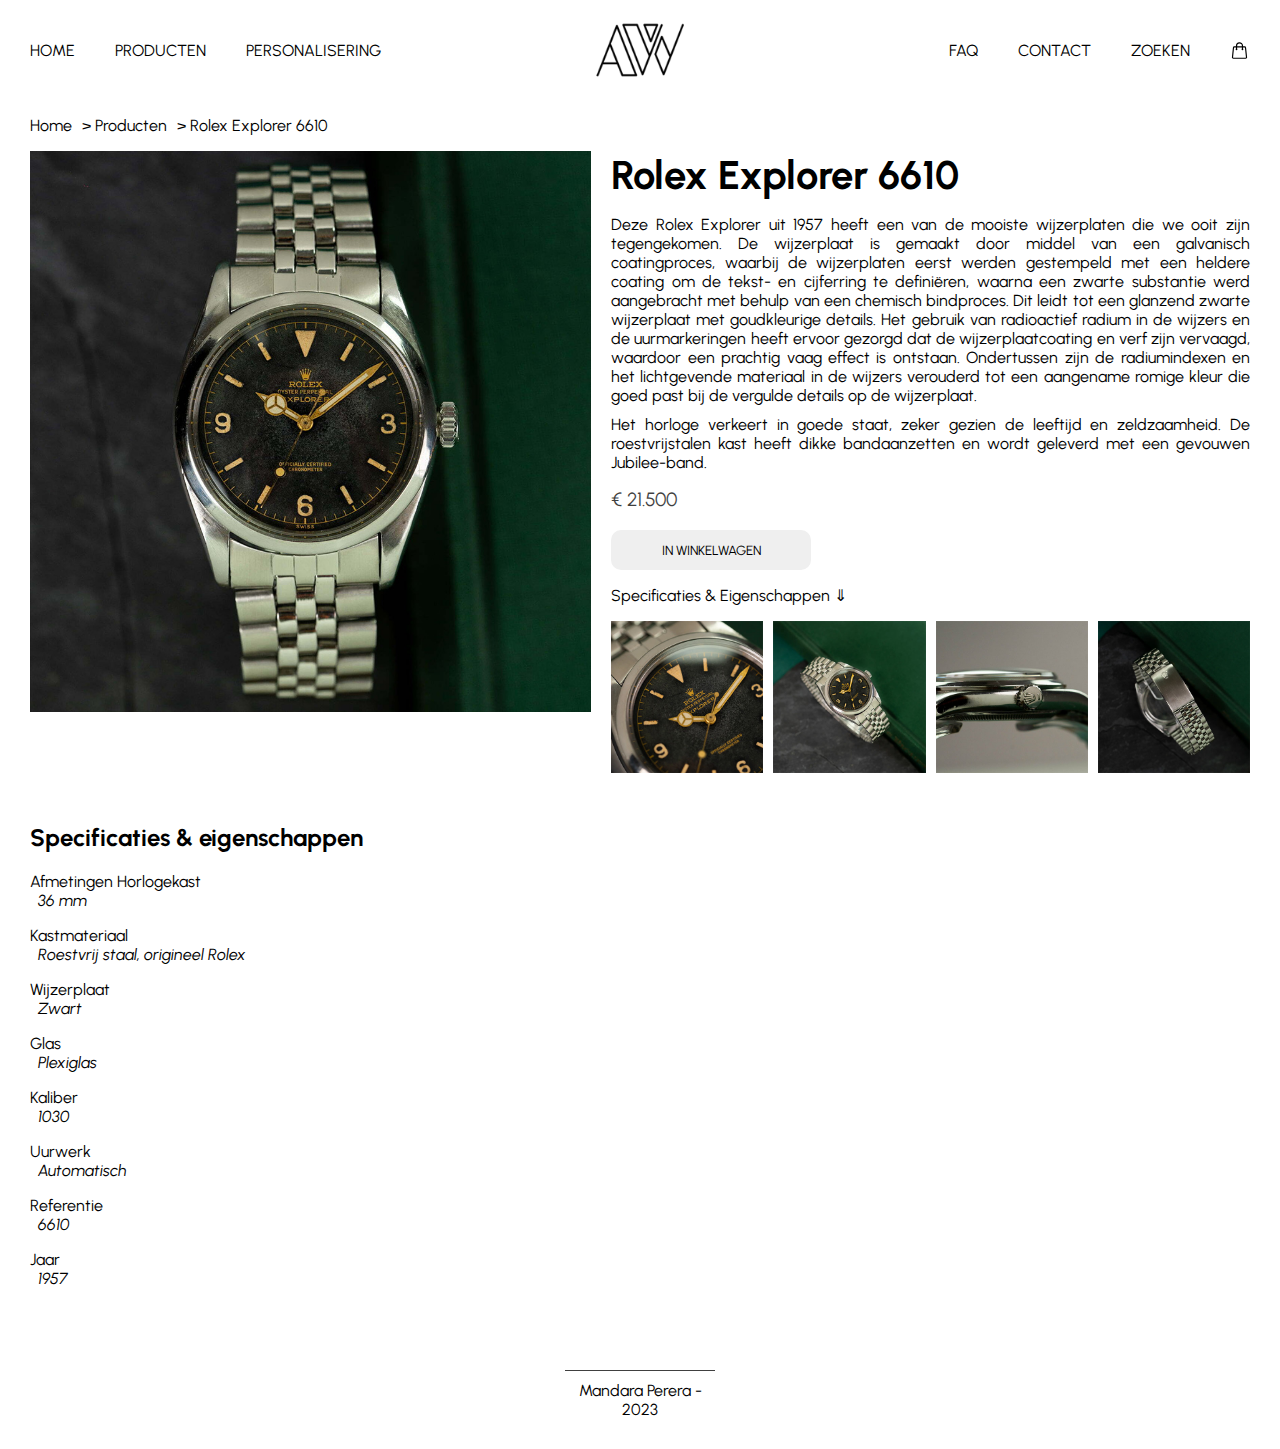
<file: html/producten/ro-6610.html>
<!DOCTYPE html>
<html lang="nl">
<head>
    <meta charset="UTF-8">
    <link rel="stylesheet" href="../../css/site.css">
    <link rel="stylesheet" href="../../css/productendetail.css">
    <title>Rolex Explorer 6610</title>
</head>
<body>
<h1>Rolex Explorer 6610</h1>
<header>
    <nav>
        <h2>Menu</h2>
        <ul class="navbar-left">
            <li class="navbar-item nav-left-item"><a href="../../index.html">home</a></li>
            <li class="navbar-item dropdown"><a href="../producten.html">producten</a>
                <ul class="dropdown-content">
                    <li><a href="../producten.html#rolex">Rolex</a></li>
                    <li><a href="../producten.html#audemars-piguet">Audemars Piguet</a></li>
                    <li><a href="../producten.html#patek-philippe">Patek Philippe</a></li>
                </ul>
            </li>
            <li class="navbar-item"><a href="../personalisering.html">personalisering</a></li>
        </ul>
        <a href="../../index.html" class="navbar-logo"><img src="../../media/AVW_Logo_256px.png" alt="AVW Logo"></a>
        <ul class="navbar-right">
            <li class="navbar-item"><a href="../faq.html">faq</a></li>
            <li class="navbar-item"><a href="../contact.html">contact</a></li>
            <li class="navbar-item"><a href="#">zoeken</a></li>
            <li class="navbar-item cart"><a href="#">
                <svg xmlns="http://www.w3.org/2000/svg" fill="none" viewBox="0 0 24 24" stroke-width="1.5"
                     stroke="currentColor">
                    <path stroke-linecap="round" stroke-linejoin="round"
                          d="M15.75 10.5V6a3.75 3.75 0 10-7.5 0v4.5m11.356-1.993l1.263 12c.07.665-.45 1.243-1.119 1.243H4.25a1.125 1.125 0 01-1.12-1.243l1.264-12A1.125 1.125 0 015.513 7.5h12.974c.576 0 1.059.435 1.119 1.007zM8.625 10.5a.375.375 0 11-.75 0 .375.375 0 01.75 0zm7.5 0a.375.375 0 11-.75 0 .375.375 0 01.75 0z"/>
                </svg>
            </a></li>
        </ul>
    </nav>
</header>
<main>
    <section class="breadcrumb">
        <h2>Breadcrumb</h2>
        <ol>
            <li><a href="../../index.html">Home</a></li>
            <li><a href="../producten.html">Producten</a></li>
            <li>Rolex Explorer 6610</li>
        </ol>
    </section>
    <section class="main-area">
        <h2>Product foto en basis info</h2>
        <div class="product-image">
            <img src="../../media/products/product_images/rolex_explorer_6610/RO_6610_FullView_Front_900px.jpg"
                 alt="Rolex Explorer 6610 FullView Front High Res">
        </div>
        <section class="product-info">
            <h3>Product info</h3>
            <section class="product-info-main">
                <h4 class="show">Rolex Explorer 6610</h4>
                <p>
                <span>
                Deze Rolex Explorer uit 1957 heeft een van de mooiste wijzerplaten die we ooit zijn
                tegengekomen. De wijzerplaat is gemaakt door middel van een galvanisch coatingproces, waarbij de
                wijzerplaten eerst werden gestempeld met een heldere coating om de tekst- en cijferring te
                definiëren, waarna een zwarte substantie werd aangebracht met behulp van een chemisch
                bindproces. Dit leidt tot een glanzend zwarte wijzerplaat met goudkleurige details. Het
                gebruik van radioactief radium in de wijzers en de uurmarkeringen heeft ervoor gezorgd dat de
                wijzerplaatcoating en verf zijn vervaagd, waardoor een prachtig vaag effect is ontstaan.
                Ondertussen zijn de radiumindexen en het lichtgevende materiaal in de wijzers verouderd tot een
                aangename romige kleur die goed past bij de vergulde details op de wijzerplaat.
                </span>
                    <span>
                Het horloge verkeert in goede staat, zeker gezien de leeftijd en zeldzaamheid. De
                roestvrijstalen kast heeft dikke bandaanzetten en wordt geleverd met een gevouwen Jubilee-band.
                </span>
                </p>
                <p>€ 21.500</p>
                <button onclick="location.href='#';">IN WINKELWAGEN</button>
                <p><a href="#specificaties">Specificaties & Eigenschappen ⇓</a></p>
            </section>
            <section class="extra-photos">
                <h4>Extra foto's</h4>
                <img src="../../media/products/product_images/rolex_explorer_6610/RO_6610_CloseUp_Dial_Top.jpg"
                     alt="Rolex Explorer 6610 CloseUp Dial Top" class="image-1">
                <img src="../../media/products/product_images/rolex_explorer_6610/RO_6610_FullView_Front_Angled.jpg"
                     alt="Rolex Explorer 6610 FullView Front Angled">
                <img src="../../media/products/product_images/rolex_explorer_6610/RO_6610_CloseUp_Crown.jpg"
                     alt="Rolex Explorer 6610 CloseUp Crown">
                <img src="../../media/products/product_images/rolex_explorer_6610/RO_6610_FullView_Back.jpg"
                     alt="Rolex Explorer 6610 FullView Back">
            </section>
        </section>
    </section>

    <section class="specificaties" id="specificaties">
        <h2 class="show">Specificaties & eigenschappen</h2>

        <dl>
            <dt>Afmetingen Horlogekast</dt>
            <dd>36 mm</dd>

            <dt>Kastmateriaal</dt>
            <dd>Roestvrij staal, origineel Rolex</dd>

            <dt>Wijzerplaat</dt>
            <dd>Zwart</dd>

            <dt>Glas</dt>
            <dd>Plexiglas</dd>

            <dt>Kaliber</dt>
            <dd>1030</dd>

            <dt>Uurwerk</dt>
            <dd>Automatisch</dd>

            <dt>Referentie</dt>
            <dd>6610</dd>

            <dt>Jaar</dt>
            <dd>1957</dd>
        </dl>
    </section>
</main>
<footer>
    <p>Mandara Perera - 2023</p>
</footer>
</body>
</html>
</file>
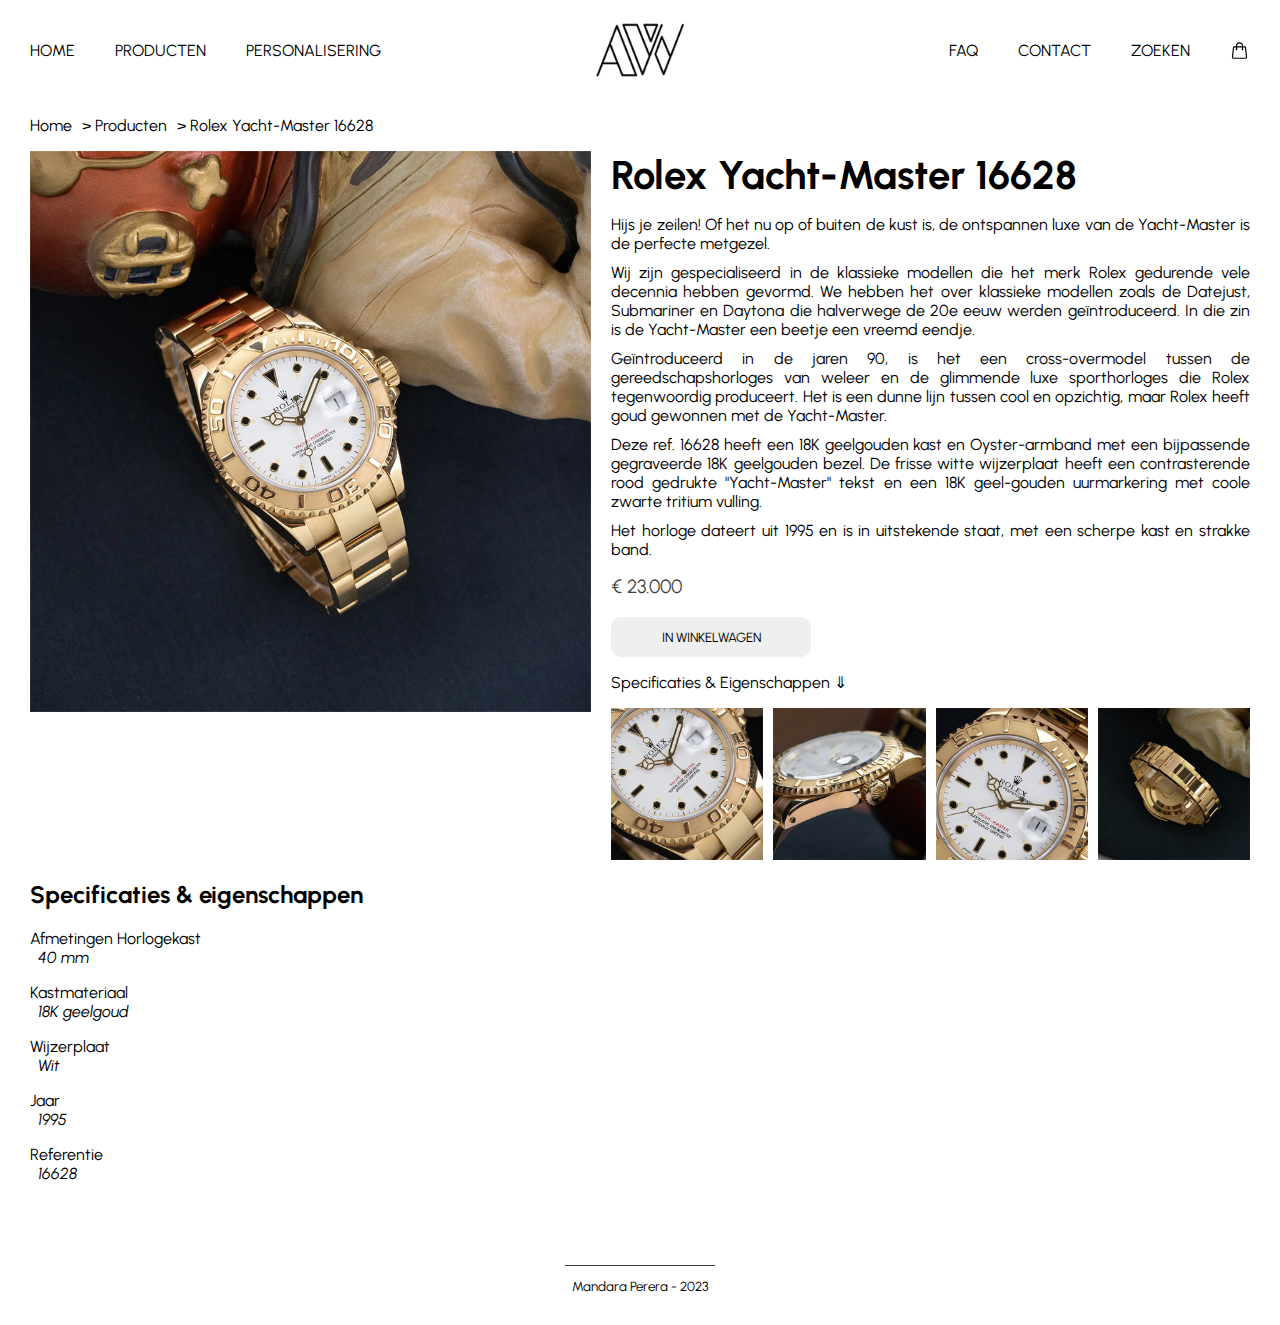
<file: html/producten/ro_16628.html>
<!DOCTYPE html>
<html lang="nl">
<head>
    <meta charset="UTF-8">
    <link rel="stylesheet" href="../../css/site.css">
    <link rel="stylesheet" href="../../css/productendetail.css">
    <title>Rolex Yacht-Master 16628</title>
</head>
<body>
<h1>Rolex Yacht-Master 16628</h1>
<header>
    <nav>
        <h2>Menu</h2>
        <ul class="navbar-left">
            <li class="navbar-item nav-left-item"><a href="../../index.html">home</a></li>
            <li class="navbar-item dropdown"><a href="../producten.html">producten</a>
                <ul class="dropdown-content">
                    <li><a href="../producten.html#rolex">Rolex</a></li>
                    <li><a href="../producten.html#audemars-piguet">Audemars Piguet</a></li>
                    <li><a href="../producten.html#patek-philippe">Patek Philippe</a></li>
                </ul>
            </li>
            <li class="navbar-item"><a href="../personalisering.html">personalisering</a></li>
        </ul>
        <a href="../../index.html" class="navbar-logo"><img src="../../media/AVW_Logo_256px.png" alt="AVW Logo"></a>
        <ul class="navbar-right">
            <li class="navbar-item"><a href="../faq.html">faq</a></li>
            <li class="navbar-item"><a href="../contact.html">contact</a></li>
            <li class="navbar-item"><a href="#">zoeken</a></li>
            <li class="navbar-item cart"><a href="#">
                <svg xmlns="http://www.w3.org/2000/svg" fill="none" viewBox="0 0 24 24" stroke-width="1.5"
                     stroke="currentColor">
                    <path stroke-linecap="round" stroke-linejoin="round"
                          d="M15.75 10.5V6a3.75 3.75 0 10-7.5 0v4.5m11.356-1.993l1.263 12c.07.665-.45 1.243-1.119 1.243H4.25a1.125 1.125 0 01-1.12-1.243l1.264-12A1.125 1.125 0 015.513 7.5h12.974c.576 0 1.059.435 1.119 1.007zM8.625 10.5a.375.375 0 11-.75 0 .375.375 0 01.75 0zm7.5 0a.375.375 0 11-.75 0 .375.375 0 01.75 0z"/>
                </svg>
            </a></li>
        </ul>
    </nav>
</header>
<main>
    <section class="breadcrumb">
        <h2>Breadcrumb</h2>
        <ol>
            <li><a href="../../index.html">Home</a></li>
            <li><a href="../producten.html">Producten</a></li>
            <li>Rolex Yacht-Master 16628</li>
        </ol>
    </section>
    <section class="main-area">
        <h2>Product foto en basis info</h2>
        <div class="product-image">
            <img src="../../media/products/product_images/rolex_yacht-master_16628/RO_16628_FullView_Front_900px.jpg"
                 alt="Rolex Yacht-Master 16628 FullView Front High Res">
        </div>
        <section class="product-info">
            <h3>Product info</h3>
            <section class="product-info-main">
                <h4 class="show">Rolex Yacht-Master 16628</h4>
                <p>
                    <span>
                    Hijs je zeilen! Of het nu op of buiten de kust is, de ontspannen luxe van de Yacht-Master is de
                    perfecte metgezel.
                    </span><span>
                    Wij zijn gespecialiseerd in de klassieke modellen die het merk Rolex gedurende vele decennia hebben
                    gevormd. We hebben het over klassieke modellen zoals de Datejust, Submariner en Daytona die
                    halverwege de 20e eeuw werden geïntroduceerd. In die zin is de Yacht-Master een beetje een vreemd
                    eendje.
                    </span><span>
                    Geïntroduceerd in de jaren 90, is het een cross-overmodel tussen de gereedschapshorloges van weleer
                    en de glimmende luxe sporthorloges die Rolex tegenwoordig produceert. Het is een dunne lijn tussen
                    cool en opzichtig, maar Rolex heeft goud gewonnen met de Yacht-Master.
                    </span><span>
                    Deze ref. 16628 heeft een 18K geelgouden kast en Oyster-armband met een bijpassende gegraveerde 18K
                    geelgouden bezel. De frisse witte wijzerplaat heeft een contrasterende rood gedrukte "Yacht-Master"
                    tekst en een 18K geel-gouden uurmarkering met coole zwarte tritium vulling.
                    </span><span>
                    Het horloge dateert uit 1995 en is in uitstekende staat, met een scherpe kast en strakke band.
                    </span>
                </p>
                <p>€ 23.000</p>
                <button onclick="location.href='#';">IN WINKELWAGEN</button>
                <p><a href="#specificaties">Specificaties & Eigenschappen ⇓</a></p>
            </section>
            <section class="extra-photos">
                <h4>Extra foto's</h4>
                <img src="../../media/products/product_images/rolex_yacht-master_16628/RO_16628_CloseUp_Bezel.jpg"
                     alt="Rolex Explorer 6610 CloseUp Dial Top">
                <img src="../../media/products/product_images/rolex_yacht-master_16628/RO_16628_CloseUp_Crown.jpg"
                     alt="Rolex Explorer 6610 CloseUp Crown">
                <img src="../../media/products/product_images/rolex_yacht-master_16628/RO_16628_CloseUp_Dial.jpg"
                     alt="Rolex Explorer 6610 FullView Front Angled">
                <img src="../../media/products/product_images/rolex_yacht-master_16628/RO_16628_FullView_Back.jpg"
                     alt="Rolex Explorer 6610 FullView Back">
            </section>
        </section>
    </section>



    <section id="specificaties">
        <h2 class="show">Specificaties & eigenschappen</h2>

        <dl>
            <dt>Afmetingen Horlogekast</dt>
            <dd>40 mm</dd>

            <dt>Kastmateriaal</dt>
            <dd>18K geelgoud</dd>

            <dt>Wijzerplaat</dt>
            <dd>Wit</dd>

            <dt>Jaar</dt>
            <dd>1995</dd>

            <dt>Referentie</dt>
            <dd>16628</dd>
        </dl>
    </section>
</main>
<footer>
    <p><small>Mandara Perera - 2023</small></p>
</footer>
</body>
</html>
</file>
<file: css/site.css>
@import url('https://fonts.googleapis.com/css2?family=Urbanist&display=swap');

html {
    scroll-behavior: smooth;
}

body {
    font-family: Urbanist, sans-serif;
    max-width: 1700px;
    margin: 0 auto;
    padding: 0 30px;

    /* volgende 3 lijnen code is om de footer altijd onderaan de pagina te zetten,
    ook wanneer de body niet het volledige scherm opneemt. */
    min-height: 100vh;
    display: flex;
    flex-direction: column;
}

header nav {
    /*De navbar bestaat uit 3 elementen: navbar link, het logo en navbar rechts.
    Deze worden op de juiste manier uitgelijnd d.m.v. een flexbox.*/
    display: flex;
    justify-content: space-between;
    align-items: center;
}

.navbar-left, .navbar-right {
    /*Flexbox om de linkse en rechtse navbar*/
    display: flex;
    padding: 0;
    width: 500px;
}

.navbar-right {
    justify-content: right;
}

.navbar-logo {
    height: 100px;
}

.navbar-logo img {
    height: 100%;
}

.navbar-item {
    list-style-type: none;
    margin-right: 20px;
    margin-left: 20px;
    text-transform: uppercase;
    font-size: 1rem;
}

.navbar-item a {
    vertical-align: center;
}

.nav-left-item {
    margin-left: 0;
}

.dropdown-content {
    /*dropdown staat standaard uit, pas bij hover komt die tevoorschijn.*/
    display: none;
    list-style-type: none;
    /*Wanneer een relative positionering wordt gebruik, zal het dropdown menu alles eronder naar benden
    duwen wanneer deze zichtbaar wordt*/
    position: absolute;
    background-color: #f9f9f9;
    min-width: 150px;
    box-shadow: 0 8px 16px 0 rgba(0, 0, 0, 0.2);
    padding: 20px;
    z-index: 1;
}

.dropdown-content li {
    padding: 3px;
}

.dropdown:hover .dropdown-content {
    /*wanneer er over de link gehoverd wordt, wordt het submenu zichtbaar gemaakt
    en onder elkaar gezet d.m.v. display: block*/
    display: block;
}

.cart svg {
    height: 100%;
    width: auto;
}

.current-page {
    text-decoration: underline;
}

a {
    text-decoration: none;
    color: black;
    transition: 100ms all ease;
}

a:hover, .current-page:hover {
    color: #a68f6e;
    transition: 100ms all ease;
}

h1, h2, h3, h4, h5 {
    position: absolute;
    width: 1px;
    height: 1px;
    overflow: hidden;
    left: -10000px;
}

.show {
    /*een class 'show' om bij bepaalde titels toe te voegen die wel zichtbaar moeten zijn.*/
    position: revert;
    width: revert;
    height: revert;
    overflow: revert;
    left: revert;
}

footer {
    margin-top: auto;
}

footer p {
    text-align: center;
    width: 150px;
    margin: 50px auto 30px auto;

    padding-top: 10px;
    border-top: solid 1px rgba(0, 0, 0, 0.75);
}

.zoom-effect {
    /*Ik heb hier en op meerdere plaatsen op mijn site een zoom effect gecreëerd d.m.v overflow:hidden te gebruiken.
    Ik weet dat het eigenlijk niet mag, maar er is geen andere manier om dit effect te bekomen zonder overflow te gebruiken.*/
    overflow: hidden;
}

.zoom-effect img {
    vertical-align: bottom;
    transition: transform 500ms;
}

.zoom-effect img:hover {
    transform: scale(1.025);
    transition: transform 500ms;
}


@media (max-width: 1024px) {
    .navbar-item {
        margin-left: 10px;
        margin-right: 10px;
    }

    .nav-left-item {
        margin-left: 0;
    }

}
</file>
<file: css/index.css>
.hero {
    /*relatieve positionering om de tekst juist te zetten*/
    position: relative;
    text-align: center;
    margin-bottom: 50px;
}

.hero img {
    width: 100%;
    z-index: 1;
}

.hero-title {
    /*absolute positionering t.o.v. de section .hero om de tekst op de foto te plaatsen*/
    position: absolute;
    bottom: 80px;
    left: 40px;
    color: #ffffff;
    font-size: 4rem;
    text-align: left;
    z-index: 2;
}

.hero-title:hover {
    color: white;
}

.hero-button {
    /*absolute positionering t.o.v. de section .hero om de tekst op de foto te plaatsen*/
    position: absolute;
    bottom: 40px;
    left: 42px;
    z-index: 2;

    text-transform: uppercase;
    color: white;
    background: none;
    font-size: 24px;
    transition: 300ms all ease;
}

.hero-button:hover {
    letter-spacing: 3px;
    transition: 300ms all ease;
    color: white;
}

.avw-description {
    /*flexbox voor de 2 foto's en tekst*/
    display: flex;
    align-content: space-between;
    margin-top: 60px;
    min-width: 0;
}

.avw-description aside {
    margin-right: 20px;
    width: 100%;
    height: auto;
}

.avw-description article {
    text-align: justify;
    color: white;
    font-size: 1.25rem;
    line-height: 1.5;
    background-color: #4a5662;
    padding: 50px;
    margin: 0;
    /*flexbox om de tekst en button onder elkaar te zetten*/
    display: flex;
    flex-direction: column;
    justify-content: space-between;
}

.avw-description p {
    margin: 0;
    min-width: 200px;
}

.avw-description article button {
    font-family: Urbanist, sans-serif;
    text-transform: uppercase;
    font-size: 1.1rem;
    color: white;
    width: 100%;
    height: 40px;
    border: none;
    background-color: #a68f6e;
    transition: 300ms all ease;
}

.avw-description button:hover {
    cursor: pointer;
    letter-spacing: 3px;
    transition: 300ms all ease;
}

.extra-info {
    /*flexbox om de tekst en foto naast elkaar te zetten*/
    display: flex;
    margin: 60px 0 0 0;
    gap: 20px;
}

.extra-info > section {
    /*flexbox om de 2 articles onder elkaar te zetten.*/
    display: flex;
    flex-direction: column;
    justify-content: space-between;
    padding: 50px;
    background-color: #57726f;
}

.extra-info section article:last-of-type {
    margin-top: 20px;
}

.extra-info p {
    margin: 0;
    color: white;
    font-size: 1.25rem;
    line-height: 1.3;
    text-align: justify;
}

.testimonials {
    /*flexbox om de 3 testimonials naast elkaar te zetten*/
    display: flex;
    justify-content: space-between;
    margin: 60px 0 0 0;
    color: white;
    font-size: 1.1rem;
    line-height: 1.5;
}

.testimonials section {
    background-color: #83735e;
    padding: 50px;
}

.middle {
    margin-left: 20px;
    margin-right: 20px;
}

.testimonials blockquote {
    margin: 0;
}

.testimonials h3 {
    margin: 0 0 20px;
    width: fit-content;
    padding-bottom: 20px;
    border-bottom: 2px solid rgba(0, 0, 0, 0.3);
}


@media (max-width: 1280px) {
    .hero .hero-title {
        font-size: 3rem;
    }

    .hero .hero-button {

    }

    .testimonials {
        flex-direction: column;
    }

    .testimonials section {
        padding: 30px;
    }

    .middle {
        margin: 20px 0;
    }
}

@media (max-width: 1024px) {
    .hero .hero-title {
        font-size: 2.5rem;
    }

    .hero .hero-button {

    }
}
</file>
<file: css/bevestiging.css>
.bevestiging {
    margin-top: 50px;
    margin-left: calc(-100vw / 2 + 1700px / 2);
    margin-right: calc(-100vw / 2 + 1700px / 2);
    padding: 50px;

    background-color: #a68f6e;
    color: white;

    text-align: center;
    font-size: 1.75rem;
}

h2 {
    margin: 0;
}

p {
    margin: 30px auto 0 auto;
    max-width: 1000px;
}

.overzicht {
    width: 500px;
    height: 300px;
}

.overzicht dl {
    height: 350px;
    margin-top: 30px;
    display: grid;
    grid-template-columns: max-content auto;
    grid-column-gap: 20px;
    align-items: end;
}

.overzicht dt {
    grid-column-start: 1;
    text-align: right;
    margin-left: 0.5em;
    margin-bottom: 1em;
    border-bottom: solid 1px rgba(0, 0, 0, 0.3);
}

.overzicht dd {
    grid-column-start: 2;
    font-style: italic;
    margin-left: 0.5em;
    margin-bottom: 1em;
    border-bottom: solid 1px rgba(0, 0, 0, 0.3);
}

.container {
    display: flex;
    justify-content: space-evenly;
}

.productfiche {
    margin-top: 30px;
    width: 600px;
    height: 350px;
    display: flex;
    gap: 20px;
}

.productfiche div {
    display: flex;
    flex-direction: column;
    justify-content: space-between;
}

.productfiche img {
    width: 275px;
    height: auto;
    box-shadow: 0 0 5px rgba(0, 0, 0, 0.3);
}

.productfiche p, .productfiche h3 {
    margin: 0;
    padding: 0;
}

.productfiche div:nth-of-type(1) p {
    color: rgba(0, 0, 0, 0.50);
}

.productfiche div:nth-of-type(2) p:nth-of-type(1) {
    font-style: italic;
    text-align: justify;
}

.productfiche div:nth-of-type(2) p:nth-of-type(2) {
    margin-top: 70px;
}

.productfiche dl {
    display: flex;
    flex-direction: column;
    margin: 0;
}

.productfiche dl div {
    display: flex;
    flex-direction: row;
    justify-content: space-between;
    vertical-align: bottom;
}

.productfiche dt {
    font-style: italic;
}


@media (max-width: 1760px) {
    .bevestiging {
        margin-left: -30px;
        margin-right: -30px;
    }
}
</file>
<file: css/black-page.css>
/*Stylesheet voor pagina's die een zwart thema hebben: FAQ en Contact*/

body {
    background: black;
    color: white;
}

a {
    color: white;
}

a:hover, .current-page:hover {
    color: #6f7ecb;
}

.dropdown-content {
    background-color: #131313;
}
</file>
<file: css/contact.css>
.contact-form {
    background: rgb(19, 35, 60);
    background: radial-gradient(circle, rgba(19, 35, 60, 1) 0%, rgba(0, 0, 0, 1) 45%);

    width: 100%;
    padding: 75px 0 100px 0;
    margin: 0 0 50px 0;
}

.contact-form h2 {
    text-align: center;
    font-size: 3rem;

    /*Relatieve positionering met negatieve waarde om de titel hoger te zetten.
    Als de hele section omhoog gezet wordt zal de gradient rand zichtbaar zijn, wat er niet helemaal netjes uitziet.*/
    position: relative;
    top: -60px;
}

.contact-form form {
    margin: 0 auto;

    /*Flexbox om alles in het formulier verticaal uit te lijnen.*/
    display: flex;
    flex-direction: column;

    width: 25%;
    /*Zelfde uitleg als in .contact-form h2*/
    position: relative;
    top: -50px;
}

.contact-form label {
    margin: 10px 0 5px 0;
    color: rgba(255, 255, 255, 0.7);
    font-size: 0.9rem;
}

.contact-form input, .contact-form textarea {
    font-family: Urbanist, sans-serif;
    border: none;
    padding-left: 10px;

    font-size: 1rem
}

.text-field {
    border-radius: 500px;
    height: 25px;
}

.contact-form textarea {
    border-radius: 15px;
    padding-top: 10px;
}

.submit {
    width: 200px;
    height: 40px;
    margin: 20px auto 0 auto;
    border-radius: 500px;

    background-color: #162744;
    color: #ffffff;
    text-transform: uppercase;

    cursor: pointer;
    transition: letter-spacing 200ms ease;
}

.submit:hover {
    letter-spacing: 1px;
    transition: letter-spacing 200ms ease;
}

.contact-info {
    margin: 0 auto;
    width: 90%;

    /*Alle elementen onder het formulier zijn gepositioneerd a.d.h.v. een grid*/
    display: grid;
    grid-template-areas:
        "m a"
        "u f2"
        "f1 f2";
    gap: 50px;
}

.map {
    grid-area: m;
    height: 500px;
    width: 650px;
}

.map iframe {
    vertical-align: bottom;
    width: 100%;
    height: 100%;
}

.address {
    grid-area: a;
    transform: translate(-50px, 50px);
}

.address address {
    /*Flexbox voor verticale uitlijning van het adres*/
    display: flex;
    flex-direction: column;
    gap: 20px;
}

.address p {
    margin: 0;
}

.uren {
    grid-area: u;
    transform: translate(150px, 20px);
}

.uren h2 {
    margin-top: 0;
}

dl {
    margin-left: 20px;
    /*Grid om dt en dd naast elkaar te zetten.*/
    display: grid;
    grid-template-columns: max-content auto;
    grid-column-gap: 30px;
}

dt {
    grid-column-start: 1;
}

dd {
    grid-column-start: 2;
    font-style: italic;
    margin-left: 0.5em;
    padding-bottom: 1em;
}


aside:first-of-type {
    grid-area: f1;
    width: 700px;
    transform: translateX(50px);
}

aside:last-of-type {
    grid-area: f2;
    justify-self: end;
    width: 700px;
    transform: translateY(-150px);
}

aside img {
    width: 100%;
    height: auto;
    vertical-align: bottom;
}

footer p {
    border-color: white;
}
</file>
<file: css/faq.css>
.vragen {
    display: grid;
    grid-template-areas:
        "h2 h2 h2 h2 h2 h2 h2"
        "f1 f1 f1 v1 v1 v1 v1"
        "f1 f1 f1 v2 v2 v2 v2"
        "v3 v3  . f2 f2 f2 f2"
        "v4 v4 v4 v4 v4 v4 v4"
        "f3 f3 f3 f3 f3  . v5"
        "v6  . v7 v7  . v8 v8";
    gap: 50px;
    margin-bottom: 100px;
}

main h2 {
    grid-area: h2;
    text-align: center;
    margin: 75px 0 75px 0;
    font-size: 3rem;
}

dl {
    display: contents;
}

dt {
    font-style: italic;
    font-size: 1.75rem;
}

dd {
    /*Relatieve positionering om elke dd 20px onder de bijbehorende dt te zetten*/
    position: relative;
    top: 20px;

    font-size: 1.3rem;
    margin-left: 0;

    text-align: justify;
}

.v1 {
    grid-area: v1;
    transform: translate(-100px, 50px);
}

.v2 {
    grid-area: v2;
    transform: translate(-50px, -50px);
}

.v3 {
    grid-area: v3;
    width: 140%;
    transform: translate(100px, 50px);
}

.v4 {
    grid-area: v4;
    margin-bottom: 50px;
}

.v5 {
    grid-area: v5;
}

.v6 {
    grid-area: v6;
    transform: translateY(30px);
}

.v7 {
    grid-area: v7;
}

.v8 {
    grid-area: v8;
    transform: translateY(20px);
}

.f1 {
    grid-area: f1;
    width: 80%;
}

.f2 {
    grid-area: f2;
}

.f3 {
    grid-area: f3;
    width: 90%;
    transform: translateX(100px);
}

aside img {
    width: 100%;
    height: auto;
}

footer p {
    border-color: white;
}
</file>
<file: css/personalisering.css>
form {
    display: flex;
    justify-content: space-evenly;
    width: 100%;
}

fieldset {
    display: flex;
    flex-direction: column;
    border: none;
    margin: 0;
    padding: 0;
}

.personalisering, .persoonlijke-info {
    width: 30%;
}

.persoonlijke-info {
    display: flex;
    flex-direction: column;
}

.first-last-name, .woonplaats-postcode, .product-amount {
    display: flex;
    justify-content: space-between;
}

.first-name, .last-name, .woonplaats, .postcode, .product, .amount {
    display: flex;
    flex-direction: column;
    width: 48%;
}

h2 {
    text-align: center;
    margin-bottom: 50px;
}

h3 {
    margin: 0;
}

.label-styling {
    opacity: 75%;
    font-size: 1rem;
    text-decoration: none;
    font-weight: normal;
    margin-bottom: 3px;
}

.input-styling {
    box-sizing: border-box;

    height: 25px;
    font-family: Urbanist, sans-serif;

    border-radius: 5px;
    border: solid 1px rgba(134, 134, 134, 0.7);
    background-color: #f5f5f4;
}

.required {
    color: #a68f6e;
}

#message {
    font-family: Urbanist, sans-serif;
    border-radius: 5px;
    border: solid 1px rgba(134, 134, 134, 0.7);
    background-color: #f5f5f4;
    min-width: 510px;
    max-width: 510px;
    min-height: 100px;
    max-height: 400px;
}

select:focus, input:focus, #message:focus {
    outline: none;
    border: solid 1px rgb(94, 94, 94);
    transition: all 200ms ease-in-out;
}

select:hover, input:hover, #message:hover {
    background-color: rgba(192, 192, 192, 0.3);
    transition: all 100ms ease-in-out;
}

label input[type="radio"] {
    display: none;
}

label input[type="radio"] ~ span {
    position: relative;
    display: inline-block;
    padding: 3px 0 3px 20px;
    margin-right: 10px;
    font-size: 0.95rem;
}

label input[type="radio"] ~ span:before {
    content: "";
    position: absolute;
    display: block;
    width: 15px;
    height: 15px;
    background: #f5f5f4;
    margin-right: 5px;
    border: solid 1px rgba(134, 134, 134, 0.3);
    border-radius: 50%;
    left: 0;
    top: 4px;
    box-sizing: border-box;
    transition: all 100ms ease-in-out;
}

label input[type="radio"]:checked ~ span:before {
    border: 4px solid #a68f6e;
}

label input[type="radio"]:hover ~ span:before {
    background-color: #e7e5e4;
}

.product-amount, .materiaal-horlogeband, .kleur-wijzerplaat, #gravure, .first-last-name, #email, #adres {
    margin-bottom: 20px;
}

#submit {
    align-self: center;
    width: 100%;
    height: 50px;

    font-family: Urbanist, sans-serif;
    text-transform: uppercase;
    border: none;
    border-radius: 10px;
    background-color: #a68f6e;
    color: white;
    transition: 200ms all ease;
}

#submit:hover {
    background-color: #c0a57f;
    transition: 200ms all ease;
    cursor: pointer;
}

#lbl-f-name, #lbl-l-name, #lbl-email {
    display: flex;
}

#error-f-name, #error-l-name, #error-email {
    margin-left: auto;
    color: red;
}

#error {
    text-align: center;
    align-self: center;
    margin: auto;
    color: red;
}

.validinput {
    background-color: #bbf7d0;
}

.validinput:hover {
    background-color: #dcfce7;
}
</file>
<file: css/producten.css>
.banner img {
    width: 100%;
}

.sort-size {
    /*Flexbox om de sorteer opties naast elkaar te zetten.*/
    display: flex;
    justify-items: center;
    align-items: center;

    margin-bottom: 20px;
}

.sort-size h3 {
    margin-right: 10px;
}

.producten {
    /*Grid om alle producten juist uit te lijnen.*/
    display: grid;
    grid-template-rows: repeat(auto-fit, 1fr);
    grid-template-columns: repeat(auto-fit, minmax(350px, 1fr));
    grid-gap: 20px;
}

.producten section img {
    min-width: 0;
    width: 100%;
}

.producten section p:last-child {
    color: rgba(0, 0, 0, 0.50);
}

.rolex p:nth-last-of-type(2), .audemars-piguet p:nth-last-of-type(2), .patek-philippe p:nth-last-of-type(2) {
    position: relative;
}

.rolex p:nth-last-of-type(2):after, .audemars-piguet p:nth-last-of-type(2):after, .patek-philippe p:nth-last-of-type(2):after {
    content: "";
    position: absolute;
    bottom: -8px;
    left: 0;
    height: 2px;
    width: 100px;
}

.rolex p:nth-last-of-type(2):after {
    background: #0bb664;
}

.audemars-piguet p:nth-last-of-type(2):after {
    background: #234b9b;
}

.patek-philippe p:nth-last-of-type(2):after {
    background: #d0b493;
}

.images {
    position: relative;
}

.images .front {
    /*Absolute positionering om de voorste foto exact op de achterste te zetten.*/
    position: absolute;
    top: 0;
    left: 0;
    z-index: 1;
    transition: opacity 100ms ease-in-out;
}

.images .front:hover {
    /*Bij een hover op de bovenste foto wordt de opacity op 0 gezet, waardoor de achterste foto zichtbaar wordt.*/
    opacity: 0;
}

input {
    display: none;
}

label {
    background-color: white;
    border-radius: 50px;
    padding: 4px 10px;
    margin-left: 10px;
    transition: 200ms all ease;
}

label:hover {
    background-color: #ececec;
    transition: 200ms all ease;
}

input:nth-of-type(1):checked ~ .sort .sort-size label:nth-of-type(1) {
    background-color: #a68f6e;
    color: white;
    transition: 200ms all ease;
}

input:nth-of-type(2):checked ~ .sort .sort-size label:nth-of-type(2) {
    background-color: #a68f6e;
    color: white;
    transition: 200ms all ease;
}

input:nth-of-type(3):checked ~ .sort .sort-size label:nth-of-type(3) {
    background-color: #a68f6e;
    color: white;
    transition: 200ms all ease;
}

input:nth-of-type(4):checked ~ .sort .sort-size label:nth-of-type(4) {
    background-color: #a68f6e;
    color: white;
    transition: 200ms all ease;
}

input:nth-of-type(1):checked ~ .sort .sort-size label:nth-of-type(1):hover {
    background-color: #c0a57f;
    transition: 200ms all ease;
}

input:nth-of-type(2):checked ~ .sort .sort-size label:nth-of-type(2):hover {
    background-color: #c0a57f;
    transition: 200ms all ease;
}

input:nth-of-type(3):checked ~ .sort .sort-size label:nth-of-type(3):hover {
    background-color: #c0a57f;
    transition: 200ms all ease;
}

input:nth-of-type(4):checked ~ .sort .sort-size label:nth-of-type(4):hover {
    background-color: #c0a57f;
    transition: 200ms all ease;
}

.producten section {
    display: none;
}

input#m36:checked ~ .producten section[data-filter~="m36"],
input#m38:checked ~ .producten section[data-filter~="m38"],
input#m40:checked ~ .producten section[data-filter~="m40"],
input#m42:checked ~ .producten section[data-filter~="m42"] {
    display: initial;
}
</file>
<file: css/productendetail.css>
.breadcrumb {

}

.breadcrumb ol {
    /*Flexbox om breadcrumb horizontaal uit te lijnen.*/
    display: flex;
}

.breadcrumb li {
    list-style: none;
    margin-right: 10px;
}

.breadcrumb ol {
    padding: 0;
}

.breadcrumb li::before {
    content: "\003E \0020";
}

.breadcrumb li:first-child::before {
    content: "";
}

.main-area {
    /*Flexbox om de grote foto en info naast elkaar te zetten.*/
    display: flex;
    width: 100%;
    align-content: space-evenly;
}

.product-image {
    min-width: 46%;
}

.product-image img {
    width: 100%;
    height: auto;
    vertical-align: bottom;
}

.product-info {
    /*Flexbox om de main info en de extra foto's juist uit te lijnen.*/
    display: flex;
    flex-direction: column;
    justify-content: space-between;
    margin-left: 20px;
}

.product-info h4 {
    margin: 0;
    font-size: 2.5rem;
}

.product-info p:first-of-type {
    text-align: justify;
}

.product-info p:first-of-type span {
    /*Gap tussen 2 paragrafen*/
    display: block;
    margin-bottom: 10px;
}

.product-info p:nth-last-of-type(2) {
    margin-top: 5px;
    font-size: 1.2rem;
    opacity: 75%;
}

.product-info button {
    font-family: Urbanist, sans-serif;
    text-transform: uppercase;
    width: 200px;
    height: 40px;
    border: none;
    border-radius: 10px;
    transition: 300ms all ease;
    cursor: pointer;
}

.product-info button:hover {
    color: #f0f0f0;
    background-color: #5e5e5e;
    transition: 300ms all ease;
}

.product-info a {
    margin-top: 20px;
}

.extra-photos {
    /*Horizontale uitlijning van de extra foto's*/
    display: flex;
    gap: 10px;
}

.extra-photos img {
    min-width: 0;
    width: 100%;
}

.image-1:checked {
    border: solid black 10px;
}

.specificaties h2 {
    margin-top: 50px;
}

dd {
    font-style: italic;
    margin-left: 0.5em;
    padding-bottom: 1em;
}
</file>
